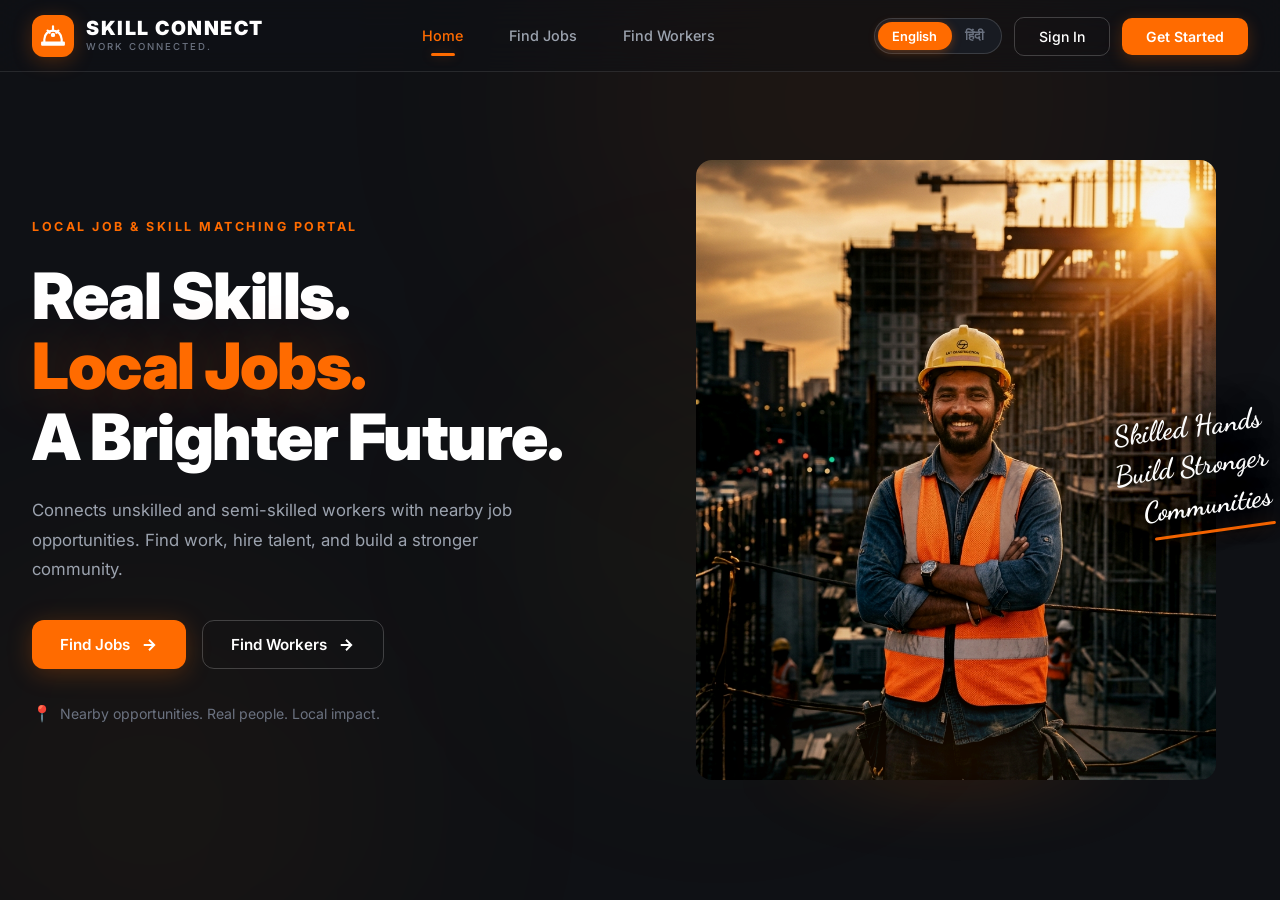
<file: index.html>
<!DOCTYPE html>
<html lang="en" id="html-root">

<head>
  <meta charset="UTF-8" />
  <meta name="viewport" content="width=device-width, initial-scale=1.0" />
  <title>Skill Connect - Local Job &amp; Skill Matching Portal</title>
  <meta name="description"
    content="Skill Connect connects unskilled and semi-skilled workers with nearby job opportunities. Find work, hire talent, and build a stronger community." />
  <link rel="preconnect" href="https://fonts.googleapis.com" />
  <link rel="preconnect" href="https://fonts.gstatic.com" crossorigin />
  <link
    href="https://fonts.googleapis.com/css2?family=Inter:wght@400;500;600;700;800;900&family=Dancing+Script:wght@600;700&family=Noto+Sans+Devanagari:wght@400;500;600;700;800&display=swap"
    rel="stylesheet" />
  <link rel="stylesheet" href="index.css" />
</head>

<body>

  <!-- ═══════════════════════════════════════════════
       LANDING PAGE VIEW  (hidden after login)
       ═══════════════════════════════════════════════ -->
  <div id="landing-view">

    <!-- ═══ NAVBAR ═══ -->
    <nav id="navbar" class="navbar">
      <div class="navbar-inner">
        <!-- Left: Logo & Brand -->
        <a href="#" class="brand" id="brand-logo">
          <div class="brand-icon">
            <svg width="26" height="26" viewBox="0 0 24 24" fill="none">
              <path d="M2 18h20v2H2zM4 18v-3a8 8 0 0 1 16 0v3" stroke="currentColor" stroke-width="2"
                stroke-linecap="round" stroke-linejoin="round" />
              <path d="M12 3v4M7 7l2 2M17 7l-2 2" stroke="currentColor" stroke-width="2" stroke-linecap="round" />
              <circle cx="12" cy="11" r="2" fill="currentColor" />
            </svg>
          </div>
          <div class="brand-text">
            <span class="brand-name" id="brand-name">SKILL CONNECT</span>
            <span class="brand-tagline" id="brand-tagline">WORK CONNECTED.</span>
          </div>
        </a>

        <!-- Center: Nav Links -->
        <ul class="nav-links" id="nav-links">
          <li><a href="#" class="nav-link active" id="nav-home">Home</a></li>
          <li><a href="#" class="nav-link" id="nav-find-jobs">Find Jobs</a></li>
          <li><a href="#" class="nav-link" id="nav-find-workers">Find Workers</a></li>
        </ul>

        <!-- Right: Action Buttons + Global Language Switcher -->
        <div class="nav-right">
          <!-- Prominent Bilingual Toggle Pill [ English | हिंदी ] -->
          <div class="landing-lang-toggle" id="landing-lang-toggle" role="group" aria-label="Language selection">
            <button type="button" class="landing-lang-btn active" id="landing-lang-en" data-lang="EN">English</button>
            <button type="button" class="landing-lang-btn" id="landing-lang-hi"
              data-lang="HI">&#2361;&#2367;&#2306;&#2342;&#2368;</button>
            <div class="landing-lang-slider" id="landing-lang-slider"></div>
          </div>

          <button class="btn-signin" id="btn-signin">Sign In</button>
          <button class="btn-get-started" id="btn-get-started">Get Started</button>
          <button class="hamburger" id="hamburger" aria-label="Toggle Menu">
            <span></span><span></span><span></span>
          </button>
        </div>
      </div>
    </nav>

    <!-- ═══ HERO ═══ -->
    <section id="hero" class="hero">
      <div class="hero-ambient">
        <div class="ambient-glow glow-1"></div>
        <div class="ambient-glow glow-2"></div>
        <div class="ambient-glow glow-3"></div>
      </div>

      <div class="hero-inner">
        <!-- Left Column -->
        <div class="hero-content">
          <span class="hero-category" id="hero-category">LOCAL JOB &amp; SKILL MATCHING PORTAL</span>

          <h1 class="hero-title" id="hero-title">
            <span class="title-line" id="title-line-1">Real Skills.</span>
            <span class="title-line title-orange" id="title-line-2">Local Jobs.</span>
            <span class="title-line" id="title-line-3">A Brighter Future.</span>
          </h1>

          <p class="hero-subtitle" id="hero-subtitle">
            Connects unskilled and semi-skilled workers with nearby job opportunities. Find work, hire talent, and build
            a
            stronger community.
          </p>

          <div class="hero-cta">
            <button class="btn btn-primary" id="btn-find-jobs">
              <span id="btn-find-jobs-text">Find Jobs</span>
              <svg width="18" height="18" viewBox="0 0 24 24" fill="none" stroke="currentColor" stroke-width="2.5">
                <path d="M5 12h14M12 5l7 7-7 7" />
              </svg>
            </button>
            <button class="btn btn-outline" id="btn-find-workers">
              <span id="btn-find-workers-text">Find Workers</span>
              <svg width="18" height="18" viewBox="0 0 24 24" fill="none" stroke="currentColor" stroke-width="2.5">
                <path d="M5 12h14M12 5l7 7-7 7" />
              </svg>
            </button>
          </div>

          <div class="hero-location">
            <span class="location-pin">&#128205;</span>
            <span class="location-text" id="hero-location-text">Nearby opportunities. Real people. Local impact.</span>
          </div>
        </div>

        <!-- Right Column: Hero Visual -->
        <div class="hero-visual">
          <div class="hero-image-wrapper">
            <img src="hero-worker.jpg" alt="Confident construction worker with arms crossed" class="hero-image" />
            <div class="image-glow"></div>
          </div>
          <div class="hero-quote">
            <span class="quote-text" id="hero-quote-text">Skilled Hands<br>Build Stronger<br>Communities</span>
            <div class="quote-underline"></div>
          </div>
        </div>
      </div>
    </section>

    <!-- ═══ MODAL ═══ -->
    <div class="modal-overlay" id="modal-overlay">
      <div class="modal" id="modal" role="dialog" aria-modal="true">
        <button class="modal-close" id="modal-close" aria-label="Close">
          <svg width="20" height="20" viewBox="0 0 24 24" fill="none" stroke="currentColor" stroke-width="2.5">
            <path d="M18 6 6 18M6 6l12 12" />
          </svg>
        </button>

        <!-- Role Toggle Switcher -->
        <div class="modal-header">
          <div class="role-toggle" id="role-toggle">
            <button class="role-toggle-btn active" data-role="worker" id="role-btn-worker">
              <svg width="16" height="16" viewBox="0 0 24 24" fill="none" stroke="currentColor" stroke-width="2">
                <path d="M20 7h-9M14 17H5" />
                <circle cx="17" cy="17" r="3" />
                <circle cx="7" cy="7" r="3" />
              </svg>
              <span id="role-text-worker">Worker</span>
            </button>
            <button class="role-toggle-btn" data-role="employer" id="role-btn-employer">
              <svg width="16" height="16" viewBox="0 0 24 24" fill="none" stroke="currentColor" stroke-width="2">
                <path d="M16 21v-2a4 4 0 0 0-4-4H6a4 4 0 0 0-4 4v2" />
                <circle cx="9" cy="7" r="4" />
                <path d="M22 21v-2a4 4 0 0 0-3-3.87M16 3.13a4 4 0 0 1 0 7.75" />
              </svg>
              <span id="role-text-employer">Employer</span>
            </button>
            <div class="role-toggle-slider" id="role-toggle-slider"></div>
          </div>
        </div>

        <!-- Auth Tabs -->
        <div class="modal-tabs" id="modal-tabs">
          <button class="modal-tab active" data-tab="signin" id="tab-signin">Log In</button>
          <button class="modal-tab" data-tab="signup" id="tab-signup">Sign Up / Register</button>
          <div class="tab-indicator"></div>
        </div>

        <!-- LOG IN FORM -->
        <form class="modal-form" id="form-signin" novalidate>
          <div class="modal-role-indicator" id="signin-role-indicator">
            <span class="role-indicator-dot"></span>
            <span id="signin-role-label">Worker Portal</span>
          </div>

          <div class="input-group">
            <label for="signin-email" id="label-signin-email">Email ID</label>
            <div class="input-icon-wrap">
              <svg class="input-icon" width="16" height="16" viewBox="0 0 24 24" fill="none" stroke="currentColor"
                stroke-width="2">
                <rect x="2" y="4" width="20" height="16" rx="2" />
                <path d="M22 7l-10 7L2 7" />
              </svg>
              <input type="email" id="signin-email" placeholder="name@example.com" autocomplete="email" required />
            </div>
            <span class="input-error" id="signin-email-error">Please enter a valid email address</span>
          </div>

          <div class="input-group">
            <label for="signin-password" id="label-signin-password">Password</label>
            <div class="password-input">
              <input type="password" id="signin-password" placeholder="Enter your password"
                autocomplete="current-password" required />
              <button type="button" class="toggle-password" id="toggle-password-signin" aria-label="Show password">
                <svg width="18" height="18" viewBox="0 0 24 24" fill="none" stroke="currentColor" stroke-width="2">
                  <path d="M1 12s4-8 11-8 11 8 11 8-4 8-11 8-11-8-11-8z" />
                  <circle cx="12" cy="12" r="3" />
                </svg>
              </button>
            </div>
          </div>

          <div class="form-links-row">
            <button type="button" class="link-btn" id="btn-forgot-password">Forgot Password?</button>
            <button type="button" class="link-btn" id="btn-magic-link">Sign in with Magic Link</button>
          </div>

          <button type="submit" class="btn btn-submit" id="btn-signin-submit">
            <span id="btn-signin-submit-text">Log In</span>
            <svg width="18" height="18" viewBox="0 0 24 24" fill="none" stroke="currentColor" stroke-width="2">
              <path d="M5 12h14M12 5l7 7-7 7" />
            </svg>
          </button>

          <p class="form-footer-text" id="signin-footer-text">
            <span id="signin-footer-prompt">Don't have an account?</span>
            <button type="button" class="link-btn" id="link-to-signup">Create one now</button>
          </p>
        </form>

        <!-- SIGN UP FORM -->
        <form class="modal-form hidden" id="form-signup" novalidate>
          <div class="modal-role-indicator" id="signup-role-indicator">
            <span class="role-indicator-dot"></span>
            <span id="signup-role-label">Registering as Worker</span>
          </div>

          <div class="input-group">
            <label for="signup-name" id="signup-name-label">Full Name</label>
            <input type="text" id="signup-name" placeholder="Enter your full name" autocomplete="name" required />
          </div>

          <div class="input-group">
            <label for="signup-email" id="label-signup-email">Email ID</label>
            <div class="input-icon-wrap">
              <svg class="input-icon" width="16" height="16" viewBox="0 0 24 24" fill="none" stroke="currentColor"
                stroke-width="2">
                <rect x="2" y="4" width="20" height="16" rx="2" />
                <path d="M22 7l-10 7L2 7" />
              </svg>
              <input type="email" id="signup-email" placeholder="name@example.com" autocomplete="email" required />
            </div>
            <span class="input-error" id="signup-email-error">Please enter a valid email address</span>
          </div>

          <div class="input-group">
            <label for="signup-password" id="label-signup-password">Create Password</label>
            <div class="password-input">
              <input type="password" id="signup-password" placeholder="Min. 6 characters" minlength="6"
                autocomplete="new-password" required />
              <button type="button" class="toggle-password" id="toggle-password-signup" aria-label="Show password">
                <svg width="18" height="18" viewBox="0 0 24 24" fill="none" stroke="currentColor" stroke-width="2">
                  <path d="M1 12s4-8 11-8 11 8 11 8-4 8-11 8-11-8-11-8z" />
                  <circle cx="12" cy="12" r="3" />
                </svg>
              </button>
            </div>
          </div>

          <div class="input-group">
            <label for="signup-location" id="signup-location-label">City / Pincode</label>
            <input type="text" id="signup-location" placeholder="Enter area name or 6-digit pincode" required />
          </div>

          <div id="worker-fields">
            <div class="input-group">
              <label for="signup-skill" id="label-signup-skill">Primary Skill / Work Type</label>
              <select id="signup-skill" required>
                <option value="" disabled selected id="opt-skill-default">Select your primary skill</option>
                <option value="masonry" id="opt-skill-masonry">Masonry</option>
                <option value="plumbing" id="opt-skill-plumbing">Plumbing</option>
                <option value="carpentry" id="opt-skill-carpentry">Carpentry</option>
                <option value="painting" id="opt-skill-painting">Painting</option>
                <option value="electrical" id="opt-skill-electrical">Electrical Work</option>
                <option value="construction" id="opt-skill-construction">Construction</option>
                <option value="domestic" id="opt-skill-domestic">Domestic Help</option>
              </select>
            </div>
            <div class="input-group">
              <label for="signup-wage" id="label-signup-wage">Daily Wage Expectation (&#8377;) <span
                  class="optional-tag" id="label-signup-wage-opt">Optional</span></label>
              <input type="number" id="signup-wage" placeholder="e.g. 600" min="100" max="5000" />
            </div>
          </div>

          <div id="employer-fields" class="hidden">
            <div class="input-group">
              <label for="signup-employer-type" id="label-signup-employer-type">Employer Type</label>
              <select id="signup-employer-type" required>
                <option value="" disabled selected id="opt-emp-default">Select employer type</option>
                <option value="individual" id="opt-emp-individual">Individual / Household</option>
                <option value="contractor" id="opt-emp-contractor">Contractor</option>
                <option value="business" id="opt-emp-business">Business Owner</option>
              </select>
            </div>
          </div>

          <button type="submit" class="btn btn-submit" id="btn-signup-submit">
            <span id="btn-signup-submit-text">Register as Worker</span>
            <svg width="18" height="18" viewBox="0 0 24 24" fill="none" stroke="currentColor" stroke-width="2">
              <path d="M5 12h14M12 5l7 7-7 7" />
            </svg>
          </button>

          <p class="form-footer-text" id="signup-footer-text">
            <span id="signup-footer-prompt">Already have an account?</span>
            <button type="button" class="link-btn" id="link-to-signin">Sign in here</button>
          </p>
        </form>
      </div>
    </div>

  </div><!-- /landing-view -->


  <!-- ═══════════════════════════════════════════════
       DASHBOARD VIEW  (shown after login, built by JS)
       ═══════════════════════════════════════════════ -->
  <div id="dashboard-view" class="hidden"></div>


  <script src="app.js"></script>
</body>

</html>
</file>
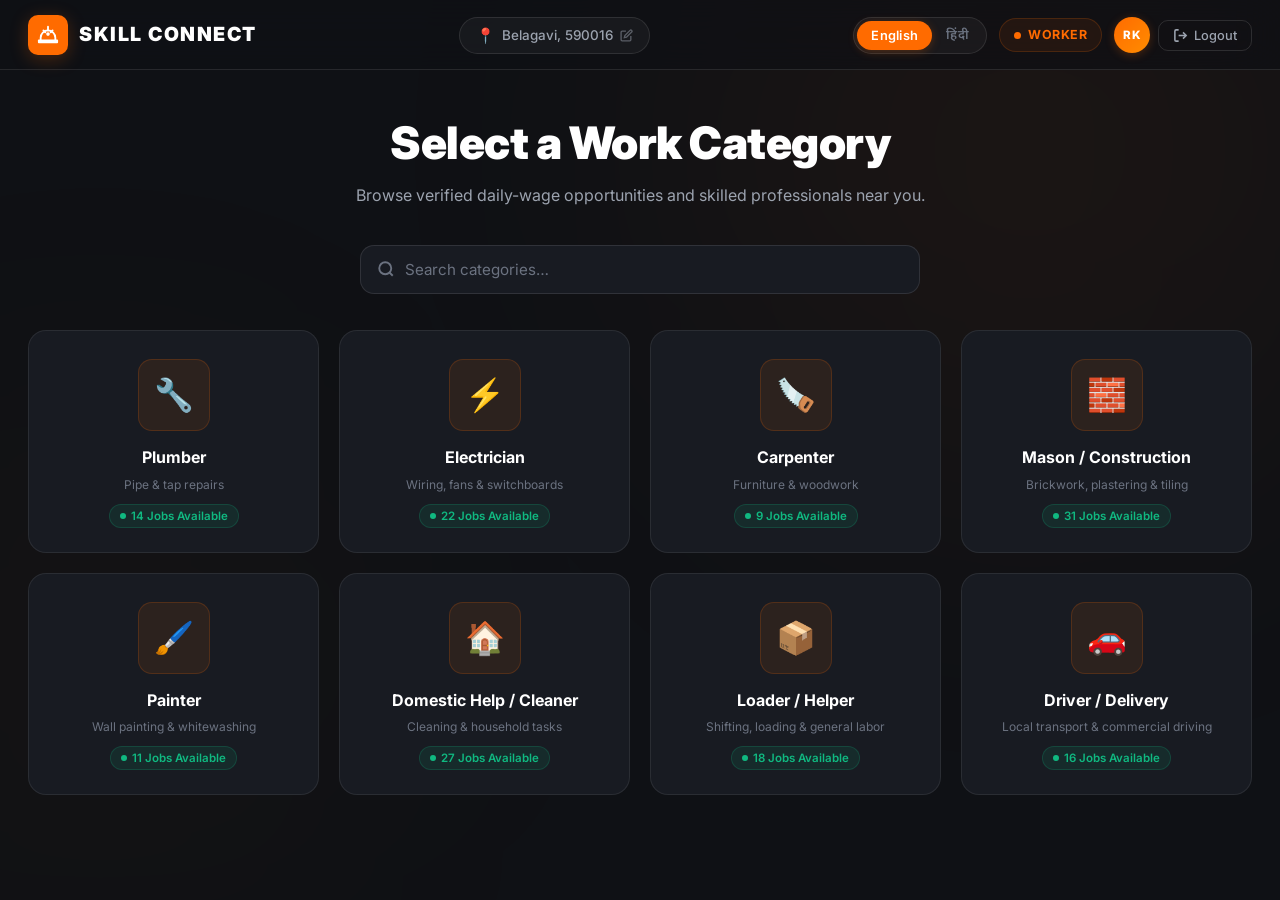
<file: dashboard - Copy.html>
<!DOCTYPE html>
<html lang="en" id="html-root">

<head>
  <meta charset="UTF-8" />
  <meta name="viewport" content="width=device-width, initial-scale=1.0" />
  <title>Skill Connect — Dashboard | Work Connected</title>
  <meta name="description" content="Skill Connect Dashboard — Browse daily-wage jobs and skilled workers near you." />
  <link rel="preconnect" href="https://fonts.googleapis.com" />
  <link rel="preconnect" href="https://fonts.gstatic.com" crossorigin />
  <link
    href="https://fonts.googleapis.com/css2?family=Inter:wght@400;500;600;700;800;900&family=Noto+Sans+Devanagari:wght@400;500;600;700;800&display=swap"
    rel="stylesheet" />
  <link rel="stylesheet" href="dashboard.css" />
</head>

<body>

  <!-- ═══════════════════════════════════════════════
       TOP NAVIGATION BAR
       ═══════════════════════════════════════════════ -->
  <nav id="dash-navbar" class="dash-navbar">
    <div class="dash-nav-inner">

      <!-- Left: Logo -->
      <a href="index.html" class="dash-brand" id="dash-brand">
        <div class="dash-brand-icon">
          <!-- Hard-hat icon -->
          <svg width="22" height="22" viewBox="0 0 24 24" fill="none">
            <path d="M2 18h20v2H2z" stroke="currentColor" stroke-width="2" stroke-linecap="round"
              stroke-linejoin="round" />
            <path d="M4 18v-3a8 8 0 0 1 16 0v3" stroke="currentColor" stroke-width="2" stroke-linecap="round"
              stroke-linejoin="round" />
            <path d="M12 3v4M7 7l2 2M17 7l-2 2" stroke="currentColor" stroke-width="2" stroke-linecap="round" />
            <circle cx="12" cy="11" r="2" fill="currentColor" />
          </svg>
        </div>
        <div class="dash-brand-text">
          <span class="dash-brand-name">Skill Connect/span>
            <span class="dash-brand-tagline" id="brand-tagline">WORK CONNECTED.</span>
        </div>
      </a>

      <!-- Center: Location Pill -->
      <button class="location-pill" id="location-pill" title="Edit location">
        <span class="location-emoji">📍</span>
        <span id="location-text">Bengaluru, 560001</span>
        <svg class="location-edit-icon" width="13" height="13" viewBox="0 0 24 24" fill="none" stroke="currentColor"
          stroke-width="2.5">
          <path d="M11 4H4a2 2 0 0 0-2 2v14a2 2 0 0 0 2 2h14a2 2 0 0 0 2-2v-7" />
          <path d="M18.5 2.5a2.121 2.121 0 0 1 3 3L12 15l-4 1 1-4 9.5-9.5z" />
        </svg>
      </button>

      <!-- Right: Controls -->
      <div class="dash-nav-right">

        <!-- Language Toggle Pill -->
        <div class="lang-toggle" id="lang-toggle">
          <button class="lang-btn active" id="lang-en" data-lang="EN">English</button>
          <button class="lang-btn" id="lang-hi" data-lang="HI">हिंदी</button>
          <div class="lang-slider" id="lang-slider"></div>
        </div>

        <!-- Role Badge -->
        <div class="role-badge" id="role-badge">
          <span class="role-dot"></span>
          <span id="role-badge-text">Worker</span>
        </div>

        <!-- Profile Avatar + Logout -->
        <div class="profile-area">
          <div class="avatar" id="user-avatar" title="Profile">
            <span>RK</span>
          </div>
          <button class="btn-logout" id="btn-logout">
            <svg width="15" height="15" viewBox="0 0 24 24" fill="none" stroke="currentColor" stroke-width="2.5">
              <path d="M9 21H5a2 2 0 0 1-2-2V5a2 2 0 0 1 2-2h4" />
              <polyline points="16 17 21 12 16 7" />
              <line x1="21" y1="12" x2="9" y2="12" />
            </svg>
            <span id="logout-label">Logout</span>
          </button>
        </div>

        <!-- Mobile hamburger -->
        <button class="dash-hamburger" id="dash-hamburger" aria-label="Menu">
          <span></span><span></span><span></span>
        </button>
      </div>
    </div>
  </nav>

  <!-- Location Edit Modal -->
  <div class="location-modal-overlay" id="location-modal-overlay">
    <div class="location-modal">
      <button class="loc-modal-close" id="loc-modal-close">
        <svg width="18" height="18" viewBox="0 0 24 24" fill="none" stroke="currentColor" stroke-width="2.5">
          <path d="M18 6 6 18M6 6l12 12" />
        </svg>
      </button>
      <h3 id="loc-modal-title">Edit Location</h3>
      <input type="text" id="location-input" placeholder="City name or pincode…" autocomplete="off" />
      <button class="btn-loc-save" id="btn-loc-save">
        <span id="loc-save-label">Save Location</span>
      </button>
    </div>
  </div>

  <!-- ═══════════════════════════════════════════════
       MAIN DASHBOARD
       ═══════════════════════════════════════════════ -->
  <main class="dash-main" id="dash-main">

    <!-- Ambient glows -->
    <div class="dash-ambient">
      <div class="d-glow d-glow-1"></div>
      <div class="d-glow d-glow-2"></div>
    </div>

    <!-- ── CATEGORIES VIEW ── -->
    <section class="categories-section" id="categories-section">
      <div class="section-inner">

        <!-- Section Header -->
        <div class="section-header">
          <h2 class="section-title" id="section-title">Select a Work Category</h2>
          <p class="section-subtitle" id="section-subtitle">Browse verified daily-wage opportunities and skilled
            professionals near you.</p>
        </div>

        <!-- Search Bar -->
        <div class="search-bar-wrap">
          <div class="search-bar">
            <svg class="search-icon" width="18" height="18" viewBox="0 0 24 24" fill="none" stroke="currentColor"
              stroke-width="2.5">
              <circle cx="11" cy="11" r="8" />
              <path d="m21 21-4.35-4.35" />
            </svg>
            <input type="text" id="category-search" class="search-input" placeholder="Search categories…"
              autocomplete="off" />
            <button class="search-clear hidden" id="search-clear" aria-label="Clear search">
              <svg width="16" height="16" viewBox="0 0 24 24" fill="none" stroke="currentColor" stroke-width="2.5">
                <path d="M18 6 6 18M6 6l12 12" />
              </svg>
            </button>
          </div>
        </div>

        <!-- Category Grid -->
        <div class="category-grid" id="category-grid">
          <!-- Cards injected by JS -->
        </div>

        <!-- Empty state for search -->
        <div class="empty-state hidden" id="empty-state">
          <svg width="48" height="48" viewBox="0 0 24 24" fill="none" stroke="currentColor" stroke-width="1.5"
            opacity="0.4">
            <circle cx="11" cy="11" r="8" />
            <path d="m21 21-4.35-4.35" />
          </svg>
          <p id="empty-state-text">No categories match your search.</p>
        </div>

      </div>
    </section>

    <!-- ── LISTINGS DRAWER ── -->
    <section class="listings-section hidden" id="listings-section">
      <div class="section-inner">

        <!-- Back Button + Heading -->
        <div class="listings-header">
          <button class="btn-back" id="btn-back">
            <svg width="18" height="18" viewBox="0 0 24 24" fill="none" stroke="currentColor" stroke-width="2.5">
              <path d="M19 12H5M12 19l-7-7 7-7" />
            </svg>
            <span id="back-label">Back to All Categories</span>
          </button>

          <div class="listings-title-row">
            <div class="listings-category-icon" id="listings-cat-icon"></div>
            <div>
              <h2 class="listings-title" id="listings-title">Plumber Jobs</h2>
              <p class="listings-subtitle" id="listings-subtitle">14 jobs available near you</p>
            </div>
          </div>
        </div>

        <!-- Listings Grid -->
        <div class="listings-grid" id="listings-grid">
          <!-- Cards injected by JS -->
        </div>

      </div>
    </section>

  </main>

  <script src="dashboard.js"></script>
</body>

</html>
</file>
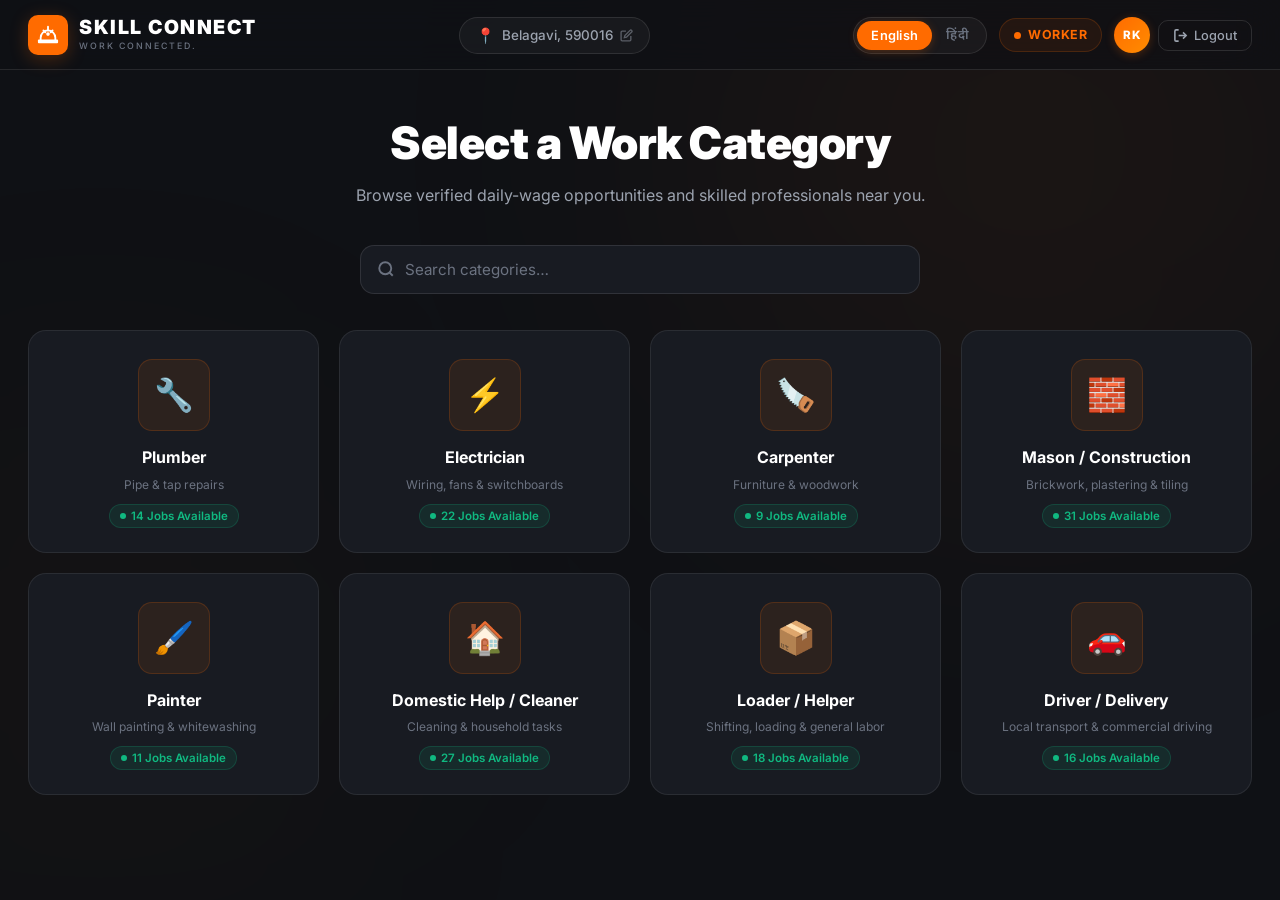
<file: dashboard.html>
<!DOCTYPE html>
<html lang="en" id="html-root">

<head>
  <meta charset="UTF-8" />
  <meta name="viewport" content="width=device-width, initial-scale=1.0" />
  <title>Skill Connect — Dashboard | Work Connected</title>
  <meta name="description" content="Skill Connect Dashboard — Browse daily-wage jobs and skilled workers near you." />
  <link rel="preconnect" href="https://fonts.googleapis.com" />
  <link rel="preconnect" href="https://fonts.gstatic.com" crossorigin />
  <link
    href="https://fonts.googleapis.com/css2?family=Inter:wght@400;500;600;700;800;900&family=Noto+Sans+Devanagari:wght@400;500;600;700;800&display=swap"
    rel="stylesheet" />
  <link rel="stylesheet" href="dashboard.css" />
</head>

<body>

  <!-- ═══════════════════════════════════════════════
       TOP NAVIGATION BAR
       ═══════════════════════════════════════════════ -->
  <nav id="dash-navbar" class="dash-navbar">
    <div class="dash-nav-inner">

      <!-- Left: Logo -->
      <a href="index.html" class="dash-brand" id="dash-brand">
        <div class="dash-brand-icon">
          <!-- Hard-hat icon -->
          <svg width="22" height="22" viewBox="0 0 24 24" fill="none">
            <path d="M2 18h20v2H2z" stroke="currentColor" stroke-width="2" stroke-linecap="round"
              stroke-linejoin="round" />
            <path d="M4 18v-3a8 8 0 0 1 16 0v3" stroke="currentColor" stroke-width="2" stroke-linecap="round"
              stroke-linejoin="round" />
            <path d="M12 3v4M7 7l2 2M17 7l-2 2" stroke="currentColor" stroke-width="2" stroke-linecap="round" />
            <circle cx="12" cy="11" r="2" fill="currentColor" />
          </svg>
        </div>
        <div class="dash-brand-text">
          <span class="dash-brand-name">SKILL CONNECT</span>
          <span class="dash-brand-tagline" id="brand-tagline">WORK CONNECTED.</span>
        </div>
      </a>

      <!-- Center: Location Pill -->
      <button class="location-pill" id="location-pill" title="Edit location">
        <span class="location-emoji">📍</span>
        <span id="location-text">Bengaluru, 560001</span>
        <svg class="location-edit-icon" width="13" height="13" viewBox="0 0 24 24" fill="none" stroke="currentColor"
          stroke-width="2.5">
          <path d="M11 4H4a2 2 0 0 0-2 2v14a2 2 0 0 0 2 2h14a2 2 0 0 0 2-2v-7" />
          <path d="M18.5 2.5a2.121 2.121 0 0 1 3 3L12 15l-4 1 1-4 9.5-9.5z" />
        </svg>
      </button>

      <!-- Right: Controls -->
      <div class="dash-nav-right">

        <!-- Language Toggle Pill -->
        <div class="lang-toggle" id="lang-toggle">
          <button class="lang-btn active" id="lang-en" data-lang="EN">English</button>
          <button class="lang-btn" id="lang-hi" data-lang="HI">हिंदी</button>
          <div class="lang-slider" id="lang-slider"></div>
        </div>

        <!-- Role Badge -->
        <div class="role-badge" id="role-badge">
          <span class="role-dot"></span>
          <span id="role-badge-text">Worker</span>
        </div>

        <!-- Profile Avatar + Logout -->
        <div class="profile-area">
          <div class="avatar" id="user-avatar" title="Profile">
            <span>RK</span>
          </div>
          <button class="btn-logout" id="btn-logout">
            <svg width="15" height="15" viewBox="0 0 24 24" fill="none" stroke="currentColor" stroke-width="2.5">
              <path d="M9 21H5a2 2 0 0 1-2-2V5a2 2 0 0 1 2-2h4" />
              <polyline points="16 17 21 12 16 7" />
              <line x1="21" y1="12" x2="9" y2="12" />
            </svg>
            <span id="logout-label">Logout</span>
          </button>
        </div>

        <!-- Mobile hamburger -->
        <button class="dash-hamburger" id="dash-hamburger" aria-label="Menu">
          <span></span><span></span><span></span>
        </button>
      </div>
    </div>
  </nav>

  <!-- Location Edit Modal -->
  <div class="location-modal-overlay" id="location-modal-overlay">
    <div class="location-modal">
      <button class="loc-modal-close" id="loc-modal-close">
        <svg width="18" height="18" viewBox="0 0 24 24" fill="none" stroke="currentColor" stroke-width="2.5">
          <path d="M18 6 6 18M6 6l12 12" />
        </svg>
      </button>
      <h3 id="loc-modal-title">Edit Location</h3>
      <input type="text" id="location-input" placeholder="City name or pincode…" autocomplete="off" />
      <button class="btn-loc-save" id="btn-loc-save">
        <span id="loc-save-label">Save Location</span>
      </button>
    </div>
  </div>

  <!-- ═══════════════════════════════════════════════
       MAIN DASHBOARD
       ═══════════════════════════════════════════════ -->
  <main class="dash-main" id="dash-main">

    <!-- Ambient glows -->
    <div class="dash-ambient">
      <div class="d-glow d-glow-1"></div>
      <div class="d-glow d-glow-2"></div>
    </div>

    <!-- ── CATEGORIES VIEW ── -->
    <section class="categories-section" id="categories-section">
      <div class="section-inner">

        <!-- Section Header -->
        <div class="section-header">
          <h2 class="section-title" id="section-title">Select a Work Category</h2>
          <p class="section-subtitle" id="section-subtitle">Browse verified daily-wage opportunities and skilled
            professionals near you.</p>
        </div>

        <!-- Search Bar -->
        <div class="search-bar-wrap">
          <div class="search-bar">
            <svg class="search-icon" width="18" height="18" viewBox="0 0 24 24" fill="none" stroke="currentColor"
              stroke-width="2.5">
              <circle cx="11" cy="11" r="8" />
              <path d="m21 21-4.35-4.35" />
            </svg>
            <input type="text" id="category-search" class="search-input" placeholder="Search categories…"
              autocomplete="off" />
            <button class="search-clear hidden" id="search-clear" aria-label="Clear search">
              <svg width="16" height="16" viewBox="0 0 24 24" fill="none" stroke="currentColor" stroke-width="2.5">
                <path d="M18 6 6 18M6 6l12 12" />
              </svg>
            </button>
          </div>
        </div>

        <!-- Category Grid -->
        <div class="category-grid" id="category-grid">
          <!-- Cards injected by JS -->
        </div>

        <!-- Empty state for search -->
        <div class="empty-state hidden" id="empty-state">
          <svg width="48" height="48" viewBox="0 0 24 24" fill="none" stroke="currentColor" stroke-width="1.5"
            opacity="0.4">
            <circle cx="11" cy="11" r="8" />
            <path d="m21 21-4.35-4.35" />
          </svg>
          <p id="empty-state-text">No categories match your search.</p>
        </div>

      </div>
    </section>

    <!-- ── LISTINGS DRAWER ── -->
    <section class="listings-section hidden" id="listings-section">
      <div class="section-inner">

        <!-- Back Button + Heading -->
        <div class="listings-header">
          <button class="btn-back" id="btn-back">
            <svg width="18" height="18" viewBox="0 0 24 24" fill="none" stroke="currentColor" stroke-width="2.5">
              <path d="M19 12H5M12 19l-7-7 7-7" />
            </svg>
            <span id="back-label">Back to All Categories</span>
          </button>

          <div class="listings-title-row">
            <div class="listings-category-icon" id="listings-cat-icon"></div>
            <div>
              <h2 class="listings-title" id="listings-title">Plumber Jobs</h2>
              <p class="listings-subtitle" id="listings-subtitle">14 jobs available near you</p>
            </div>
          </div>
        </div>

        <!-- Listings Grid -->
        <div class="listings-grid" id="listings-grid">
          <!-- Cards injected by JS -->
        </div>

      </div>
    </section>

  </main>

  <script src="dashboard.js"></script>
</body>

</html>
</file>
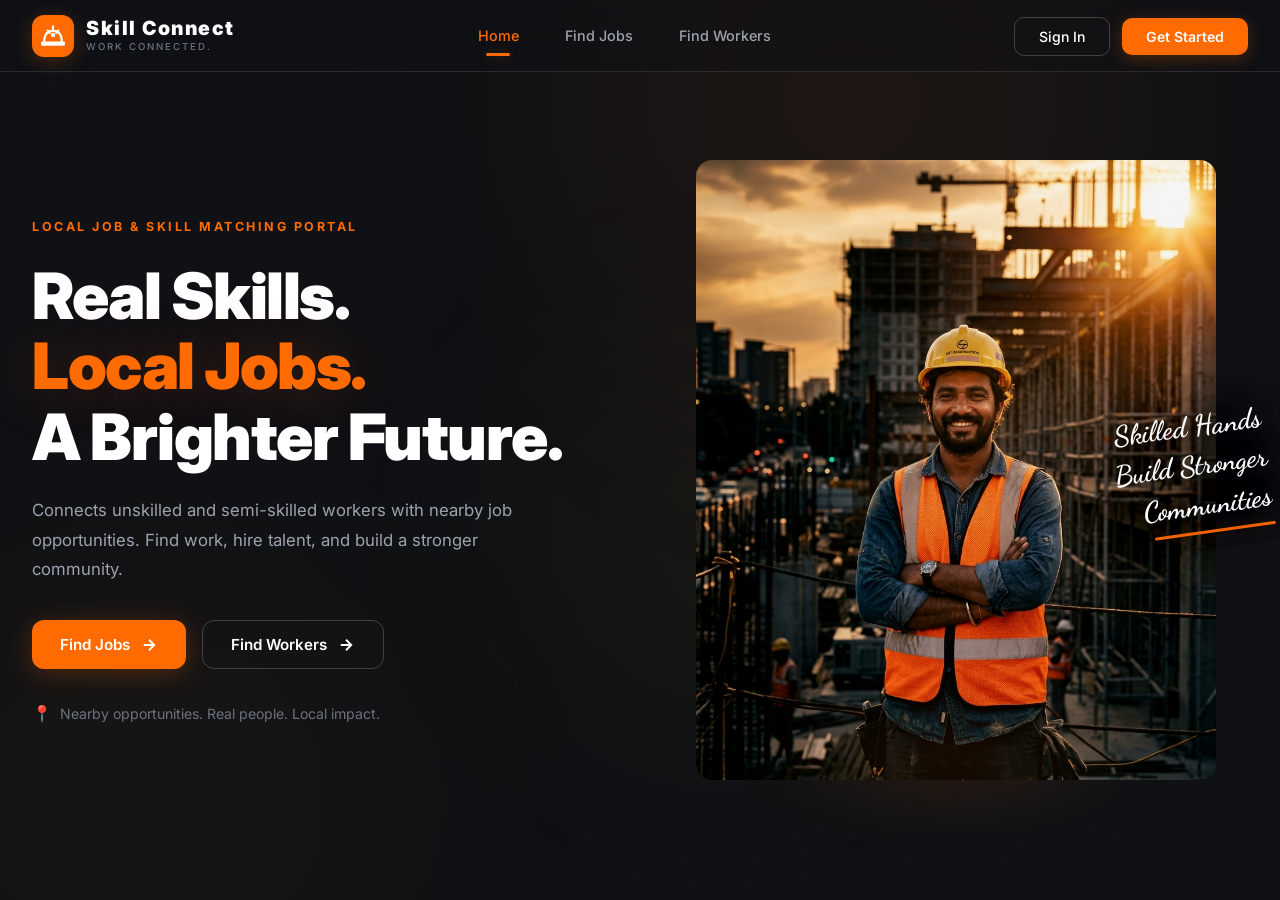
<file: index - Copy.html>
<!DOCTYPE html>
<html lang="en">

<head>
  <meta charset="UTF-8" />
  <meta name="viewport" content="width=device-width, initial-scale=1.0" />
  <title>Skill Connect — Work Connected | Local Job & Skill Matching Portal</title>
  <meta name="description"
    content="Skill Connect connects unskilled and semi-skilled workers with nearby job opportunities. Find work, hire talent, and build a stronger community." />
  <link rel="preconnect" href="https://fonts.googleapis.com" />
  <link rel="preconnect" href="https://fonts.gstatic.com" crossorigin />
  <link
    href="https://fonts.googleapis.com/css2?family=Inter:wght@400;500;600;700;800;900&family=Dancing+Script:wght@600;700&display=swap"
    rel="stylesheet" />
  <link rel="stylesheet" href="index.css" />
</head>

<body>

  <!-- ═══════════════════ NAVBAR ═══════════════════ -->
  <nav id="navbar" class="navbar">
    <div class="navbar-inner">
      <!-- Left: Logo & Brand -->
      <a href="#" class="brand" id="brand-logo">
        <div class="brand-icon">
          <!-- Hard-hat worker icon -->
          <svg width="26" height="26" viewBox="0 0 24 24" fill="none">
            <path d="M2 18h20v2H2zM4 18v-3a8 8 0 0 1 16 0v3" stroke="currentColor" stroke-width="2"
              stroke-linecap="round" stroke-linejoin="round" />
            <path d="M12 3v4M7 7l2 2M17 7l-2 2" stroke="currentColor" stroke-width="2" stroke-linecap="round" />
            <circle cx="12" cy="11" r="2" fill="currentColor" />
          </svg>
        </div>
        <div class="brand-text">
          <span class="brand-name">Skill Connect </span>
          <span class="brand-tagline">WORK CONNECTED.</span>
        </div>
      </a>

      <!-- Center: Nav Links -->
      <ul class="nav-links" id="nav-links">
        <li><a href="#" class="nav-link active" id="nav-home">Home</a></li>
        <li><a href="#" class="nav-link" id="nav-find-jobs">Find Jobs</a></li>
        <li><a href="#" class="nav-link" id="nav-find-workers">Find Workers</a></li>
      </ul>

      <!-- Right: Action Buttons -->
      <div class="nav-right">
        <button class="btn-signin" id="btn-signin">Sign In</button>
        <button class="btn-get-started" id="btn-get-started">Get Started</button>
        <button class="hamburger" id="hamburger" aria-label="Toggle Menu">
          <span></span><span></span><span></span>
        </button>
      </div>
    </div>
  </nav>

  <!-- ═══════════════════ HERO ═══════════════════ -->
  <section id="hero" class="hero">
    <!-- Ambient glow effects -->
    <div class="hero-ambient">
      <div class="ambient-glow glow-1"></div>
      <div class="ambient-glow glow-2"></div>
      <div class="ambient-glow glow-3"></div>
    </div>

    <div class="hero-inner">
      <!-- Left Column: Content & CTAs -->
      <div class="hero-content">
        <span class="hero-category">LOCAL JOB &amp; SKILL MATCHING PORTAL</span>

        <h1 class="hero-title">
          <span class="title-line">Real Skills.</span>
          <span class="title-line title-orange">Local Jobs.</span>
          <span class="title-line">A Brighter Future.</span>
        </h1>

        <p class="hero-subtitle">
          Connects unskilled and semi-skilled workers with nearby job opportunities. Find work, hire talent, and build a
          stronger community.
        </p>

        <div class="hero-cta">
          <button class="btn btn-primary" id="btn-find-jobs">
            Find Jobs
            <svg width="18" height="18" viewBox="0 0 24 24" fill="none" stroke="currentColor" stroke-width="2.5">
              <path d="M5 12h14M12 5l7 7-7 7" />
            </svg>
          </button>
          <button class="btn btn-outline" id="btn-find-workers">
            Find Workers
            <svg width="18" height="18" viewBox="0 0 24 24" fill="none" stroke="currentColor" stroke-width="2.5">
              <path d="M5 12h14M12 5l7 7-7 7" />
            </svg>
          </button>
        </div>

        <div class="hero-location">
          <span class="location-pin">📍</span>
          <span class="location-text">Nearby opportunities. Real people. Local impact.</span>
        </div>
      </div>

      <!-- Right Column: Hero Visual -->
      <div class="hero-visual">
        <div class="hero-image-wrapper">
          <img src="hero-worker.jpg" alt="Confident construction worker with arms crossed" class="hero-image" />
          <!-- Decorative glow behind image -->
          <div class="image-glow"></div>
        </div>
        <!-- Handwritten cursive quote overlay -->
        <div class="hero-quote">
          <span class="quote-text">Skilled Hands<br>Build Stronger<br>Communities</span>
          <div class="quote-underline"></div>
        </div>
      </div>
    </div>
  </section>

  <!-- ═══════════════════ MODAL ═══════════════════ -->
  <div class="modal-overlay" id="modal-overlay">
    <div class="modal" id="modal" role="dialog" aria-modal="true">
      <button class="modal-close" id="modal-close" aria-label="Close">
        <svg width="20" height="20" viewBox="0 0 24 24" fill="none" stroke="currentColor" stroke-width="2.5">
          <path d="M18 6 6 18M6 6l12 12" />
        </svg>
      </button>

      <!-- Role Toggle Switcher -->
      <div class="modal-header">
        <div class="role-toggle" id="role-toggle">
          <button class="role-toggle-btn active" data-role="worker" id="role-btn-worker">
            <svg width="16" height="16" viewBox="0 0 24 24" fill="none" stroke="currentColor" stroke-width="2">
              <path d="M20 7h-9M14 17H5" />
              <circle cx="17" cy="17" r="3" />
              <circle cx="7" cy="7" r="3" />
            </svg>
            Worker
          </button>
          <button class="role-toggle-btn" data-role="employer" id="role-btn-employer">
            <svg width="16" height="16" viewBox="0 0 24 24" fill="none" stroke="currentColor" stroke-width="2">
              <path d="M16 21v-2a4 4 0 0 0-4-4H6a4 4 0 0 0-4 4v2" />
              <circle cx="9" cy="7" r="4" />
              <path d="M22 21v-2a4 4 0 0 0-3-3.87M16 3.13a4 4 0 0 1 0 7.75" />
            </svg>
            Employer
          </button>
          <div class="role-toggle-slider" id="role-toggle-slider"></div>
        </div>
      </div>

      <!-- Auth Tabs -->
      <div class="modal-tabs" id="modal-tabs">
        <button class="modal-tab active" data-tab="signin" id="tab-signin">Log In</button>
        <button class="modal-tab" data-tab="signup" id="tab-signup">Sign Up / Register</button>
        <div class="tab-indicator"></div>
      </div>

      <!-- ═══ LOG IN FORM (Email Based) ═══ -->
      <form class="modal-form" id="form-signin" novalidate>
        <div class="modal-role-indicator" id="signin-role-indicator">
          <span class="role-indicator-dot"></span>
          <span id="signin-role-label">Worker Portal</span>
        </div>

        <div class="input-group">
          <label for="signin-email">Email ID</label>
          <div class="input-icon-wrap">
            <svg class="input-icon" width="16" height="16" viewBox="0 0 24 24" fill="none" stroke="currentColor"
              stroke-width="2">
              <rect x="2" y="4" width="20" height="16" rx="2" />
              <path d="M22 7l-10 7L2 7" />
            </svg>
            <input type="email" id="signin-email" placeholder="name@example.com" autocomplete="email" required />
          </div>
          <span class="input-error" id="signin-email-error">Please enter a valid email address</span>
        </div>

        <div class="input-group">
          <label for="signin-password">Password</label>
          <div class="password-input">
            <input type="password" id="signin-password" placeholder="Enter your password"
              autocomplete="current-password" required />
            <button type="button" class="toggle-password" id="toggle-password-signin" aria-label="Show password">
              <svg width="18" height="18" viewBox="0 0 24 24" fill="none" stroke="currentColor" stroke-width="2">
                <path d="M1 12s4-8 11-8 11 8 11 8-4 8-11 8-11-8-11-8z" />
                <circle cx="12" cy="12" r="3" />
              </svg>
            </button>
          </div>
        </div>

        <div class="form-links-row">
          <button type="button" class="link-btn" id="btn-forgot-password">Forgot Password?</button>
          <button type="button" class="link-btn" id="btn-magic-link">Sign in with Magic Link</button>
        </div>

        <button type="submit" class="btn btn-submit" id="btn-signin-submit">
          Log In
          <svg width="18" height="18" viewBox="0 0 24 24" fill="none" stroke="currentColor" stroke-width="2">
            <path d="M5 12h14M12 5l7 7-7 7" />
          </svg>
        </button>

        <p class="form-footer-text">
          Don't have an account? <button type="button" class="link-btn" id="link-to-signup">Create one now</button>
        </p>
      </form>

      <!-- ═══ SIGN UP / REGISTER FORM (Email Based) ═══ -->
      <form class="modal-form hidden" id="form-signup" novalidate>
        <div class="modal-role-indicator" id="signup-role-indicator">
          <span class="role-indicator-dot"></span>
          <span id="signup-role-label">Registering as Worker</span>
        </div>

        <!-- Shared Fields -->
        <div class="input-group">
          <label for="signup-name" id="signup-name-label">Full Name</label>
          <input type="text" id="signup-name" placeholder="Enter your full name" autocomplete="name" required />
        </div>

        <div class="input-group">
          <label for="signup-email">Email ID</label>
          <div class="input-icon-wrap">
            <svg class="input-icon" width="16" height="16" viewBox="0 0 24 24" fill="none" stroke="currentColor"
              stroke-width="2">
              <rect x="2" y="4" width="20" height="16" rx="2" />
              <path d="M22 7l-10 7L2 7" />
            </svg>
            <input type="email" id="signup-email" placeholder="name@example.com" autocomplete="email" required />
          </div>
          <span class="input-error" id="signup-email-error">Please enter a valid email address</span>
        </div>

        <div class="input-group">
          <label for="signup-password">Create Password</label>
          <div class="password-input">
            <input type="password" id="signup-password" placeholder="Min. 6 characters" minlength="6"
              autocomplete="new-password" required />
            <button type="button" class="toggle-password" id="toggle-password-signup" aria-label="Show password">
              <svg width="18" height="18" viewBox="0 0 24 24" fill="none" stroke="currentColor" stroke-width="2">
                <path d="M1 12s4-8 11-8 11 8 11 8-4 8-11 8-11-8-11-8z" />
                <circle cx="12" cy="12" r="3" />
              </svg>
            </button>
          </div>
        </div>

        <div class="input-group">
          <label for="signup-location" id="signup-location-label">City / Pincode</label>
          <input type="text" id="signup-location" placeholder="Enter area name or 6-digit pincode" required />
        </div>

        <!-- ═══ Worker-specific fields ═══ -->
        <div id="worker-fields">
          <div class="input-group">
            <label for="signup-skill">Primary Skill / Work Type</label>
            <select id="signup-skill" required>
              <option value="" disabled selected>Select your primary skill</option>
              <option value="masonry">Masonry</option>
              <option value="plumbing">Plumbing</option>
              <option value="carpentry">Carpentry</option>
              <option value="painting">Painting</option>
              <option value="electrical">Electrical Work</option>
              <option value="construction">Construction</option>
              <option value="domestic">Domestic Help</option>
            </select>
          </div>
          <div class="input-group">
            <label for="signup-wage">Daily Wage Expectation (₹) <span class="optional-tag">Optional</span></label>
            <input type="number" id="signup-wage" placeholder="e.g. 600" min="100" max="5000" />
          </div>
        </div>

        <!-- ═══ Employer-specific fields ═══ -->
        <div id="employer-fields" class="hidden">
          <div class="input-group">
            <label for="signup-employer-type">Employer Type</label>
            <select id="signup-employer-type" required>
              <option value="" disabled selected>Select employer type</option>
              <option value="individual">Individual / Household</option>
              <option value="contractor">Contractor</option>
              <option value="business">Business Owner</option>
            </select>
          </div>
        </div>

        <button type="submit" class="btn btn-submit" id="btn-signup-submit">
          Register as Worker
          <svg width="18" height="18" viewBox="0 0 24 24" fill="none" stroke="currentColor" stroke-width="2">
            <path d="M5 12h14M12 5l7 7-7 7" />
          </svg>
        </button>

        <p class="form-footer-text">
          Already have an account? <button type="button" class="link-btn" id="link-to-signin">Sign in here</button>
        </p>
      </form>
    </div>
  </div>

  <script src="app.js"></script>
</body>

</html>
</file>
<file: index.css>
/* ═══════════════════════════════════════════════════════
   Skill Connect — Premium Dark-Mode Hero Landing Page
   ═══════════════════════════════════════════════════════ */

/* ── Reset & Base ──────────────────────────────────── */
*,
*::before,
*::after {
  margin: 0;
  padding: 0;
  box-sizing: border-box;
}

:root {
  --bg-dark: #0F1115;
  --bg-dark-2: #13161C;
  --bg-card: #1A1D24;
  --bg-card-hover: #22252E;
  --orange: #FF6B00;
  --orange-hover: #FF7A00;
  --orange-glow: rgba(255, 107, 0, 0.25);
  --orange-soft: rgba(255, 107, 0, 0.08);
  --blue-accent: #3B82F6;
  --blue-soft: rgba(59, 130, 246, 0.08);
  --text-white: #FFFFFF;
  --text-gray: #9CA3AF;
  --text-muted: #6B7280;
  --border-subtle: rgba(255, 255, 255, 0.1);
  --border-light: rgba(255, 255, 255, 0.06);
  --radius: 10px;
  --radius-lg: 12px;
  --radius-xl: 16px;
  --transition: 0.3s cubic-bezier(0.4, 0, 0.2, 1);
  --transition-fast: 0.2s cubic-bezier(0.4, 0, 0.2, 1);
  --transition-bounce: 0.5s cubic-bezier(0.34, 1.56, 0.64, 1);
}

html {
  scroll-behavior: smooth;
  -webkit-font-smoothing: antialiased;
  -moz-osx-font-smoothing: grayscale;
}

body {
  font-family: 'Inter', -apple-system, BlinkMacSystemFont, 'Segoe UI', sans-serif;
  background: var(--bg-dark);
  color: var(--text-white);
  line-height: 1.6;
  overflow-x: hidden;
}

a {
  text-decoration: none;
  color: inherit;
}

button {
  cursor: pointer;
  border: none;
  background: none;
  font-family: inherit;
}

input,
select {
  font-family: inherit;
}

.hidden {
  display: none !important;
}


/* ═══════════════════════════════════════════════════════
   NAVBAR
   ═══════════════════════════════════════════════════════ */
.navbar {
  position: fixed;
  top: 0;
  left: 0;
  right: 0;
  z-index: 1000;
  padding: 0 32px;
  transition: var(--transition);
}

.navbar::before {
  content: '';
  position: absolute;
  inset: 0;
  background: rgba(15, 17, 21, 0.6);
  backdrop-filter: blur(24px) saturate(180%);
  -webkit-backdrop-filter: blur(24px) saturate(180%);
  border-bottom: 1px solid var(--border-subtle);
  z-index: -1;
}

.navbar.scrolled::before {
  background: rgba(15, 17, 21, 0.92);
  box-shadow: 0 4px 30px rgba(0, 0, 0, 0.3);
}

.navbar-inner {
  max-width: 1280px;
  margin: 0 auto;
  display: flex;
  align-items: center;
  justify-content: space-between;
  height: 72px;
}

/* ── Brand ── */
.brand {
  display: flex;
  align-items: center;
  gap: 12px;
}

.brand-icon {
  width: 42px;
  height: 42px;
  background: var(--orange);
  border-radius: var(--radius-lg);
  display: flex;
  align-items: center;
  justify-content: center;
  color: white;
  box-shadow: 0 4px 20px var(--orange-glow);
  transition: var(--transition);
}

.brand:hover .brand-icon {
  transform: scale(1.05);
  box-shadow: 0 6px 28px var(--orange-glow);
}

.brand-text {
  display: flex;
  flex-direction: column;
}

.brand-name {
  font-size: 1.22rem;
  font-weight: 900;
  letter-spacing: 1.5px;
  color: var(--text-white);
  line-height: 1.1;
  white-space: nowrap;
}

.brand-tagline {
  font-size: 0.6rem;
  font-weight: 500;
  letter-spacing: 2px;
  color: var(--text-muted);
  text-transform: uppercase;
}

/* ── Nav Links ── */
.nav-links {
  display: flex;
  list-style: none;
  gap: 6px;
}

.nav-link {
  padding: 8px 20px;
  border-radius: 8px;
  font-size: 0.9rem;
  font-weight: 500;
  color: var(--text-gray);
  transition: var(--transition);
  position: relative;
}

.nav-link:hover {
  color: var(--text-white);
}

.nav-link.active {
  color: var(--orange);
}

.nav-link.active::after {
  content: '';
  position: absolute;
  bottom: -4px;
  left: 50%;
  transform: translateX(-50%);
  width: 24px;
  height: 3px;
  background: var(--orange);
  border-radius: 10px;
  box-shadow: 0 0 12px var(--orange-glow);
}

/* ── Nav Right ── */
.nav-right {
  display: flex;
  align-items: center;
  gap: 12px;
}

.btn-signin {
  padding: 10px 24px;
  border-radius: var(--radius);
  font-size: 0.88rem;
  font-weight: 500;
  color: var(--text-white);
  border: 1px solid rgba(255, 255, 255, 0.2);
  background: transparent;
  transition: var(--transition);
}

.btn-signin:hover {
  border-color: rgba(255, 255, 255, 0.4);
  background: rgba(255, 255, 255, 0.05);
}

.btn-get-started {
  padding: 10px 24px;
  border-radius: var(--radius);
  font-size: 0.88rem;
  font-weight: 600;
  color: white;
  background: var(--orange);
  transition: var(--transition);
  box-shadow: 0 4px 16px var(--orange-glow);
}

.btn-get-started:hover {
  background: var(--orange-hover);
  transform: translateY(-1px);
  box-shadow: 0 6px 24px var(--orange-glow);
}

/* ── Landing Page Language Toggle Pill [ English | हिंदी ] ── */
.landing-lang-toggle {
  display: flex;
  position: relative;
  background: #181B22;
  border: 1px solid rgba(255, 255, 255, 0.15);
  border-radius: 50px;
  padding: 3px;
  align-items: center;
}

.landing-lang-btn {
  position: relative;
  z-index: 2;
  padding: 6px 14px;
  border-radius: 50px;
  font-size: 0.8rem;
  font-weight: 600;
  color: var(--text-muted);
  transition: color 0.2s ease;
  white-space: nowrap;
  cursor: pointer;
  background: transparent;
  border: none;
  font-family: inherit;
}

.landing-lang-btn.active {
  color: #FFFFFF;
}

.landing-lang-slider {
  position: absolute;
  top: 3px;
  left: 3px;
  height: calc(100% - 6px);
  background: #FF6B00;
  border-radius: 50px;
  transition: var(--transition);
  box-shadow: 0 2px 10px rgba(255, 107, 0, 0.35);
  z-index: 1;
}

@media (max-width: 640px) {
  .landing-lang-btn {
    padding: 5px 9px;
    font-size: 0.72rem;
  }
}

/* ── Hamburger ── */
.hamburger {
  display: none;
  flex-direction: column;
  gap: 5px;
  padding: 8px;
}

.hamburger span {
  display: block;
  width: 22px;
  height: 2px;
  background: var(--text-white);
  border-radius: 2px;
  transition: var(--transition);
}

.hamburger.active span:nth-child(1) {
  transform: rotate(45deg) translate(5px, 5px);
}

.hamburger.active span:nth-child(2) {
  opacity: 0;
}

.hamburger.active span:nth-child(3) {
  transform: rotate(-45deg) translate(5px, -5px);
}


/* ═══════════════════════════════════════════════════════
   HERO SECTION
   ═══════════════════════════════════════════════════════ */
.hero {
  position: relative;
  min-height: 100vh;
  display: flex;
  align-items: center;
  padding: 100px 32px 60px;
  overflow: hidden;
  background: var(--bg-dark);
}

/* ── Ambient Glows ── */
.hero-ambient {
  position: absolute;
  inset: 0;
  pointer-events: none;
  overflow: hidden;
}

.ambient-glow {
  position: absolute;
  border-radius: 50%;
  filter: blur(120px);
}

.glow-1 {
  width: 600px;
  height: 600px;
  background: rgba(255, 107, 0, 0.06);
  top: -200px;
  right: 10%;
  animation: floatGlow 20s ease-in-out infinite;
}

.glow-2 {
  width: 500px;
  height: 500px;
  background: rgba(255, 122, 0, 0.04);
  bottom: -150px;
  left: -100px;
  animation: floatGlow 25s ease-in-out infinite reverse;
}

.glow-3 {
  width: 350px;
  height: 350px;
  background: rgba(255, 165, 0, 0.05);
  top: 40%;
  right: 30%;
  animation: floatGlow 18s ease-in-out infinite 5s;
}

@keyframes floatGlow {

  0%,
  100% {
    transform: translate(0, 0) scale(1);
  }

  25% {
    transform: translate(30px, -30px) scale(1.05);
  }

  50% {
    transform: translate(-20px, 20px) scale(0.95);
  }

  75% {
    transform: translate(20px, 10px) scale(1.02);
  }
}

/* ── Hero Inner Grid ── */
.hero-inner {
  max-width: 1280px;
  margin: 0 auto;
  display: grid;
  grid-template-columns: 1fr 1fr;
  gap: 48px;
  align-items: center;
  width: 100%;
}

/* ── Hero Content (Left Column) ── */
.hero-content {
  z-index: 2;
}

.hero-category {
  display: inline-block;
  font-size: 0.78rem;
  font-weight: 700;
  letter-spacing: 2.5px;
  color: var(--orange);
  text-transform: uppercase;
  margin-bottom: 24px;
  animation: fadeInUp 0.7s ease both;
}

.hero-title {
  margin-bottom: 24px;
  animation: fadeInUp 0.7s ease 0.1s both;
}

.title-line {
  display: block;
  font-size: clamp(2.8rem, 5vw, 4rem);
  font-weight: 900;
  line-height: 1.1;
  letter-spacing: -1.5px;
  color: var(--text-white);
}

.title-orange {
  color: var(--orange);
  text-shadow: 0 0 60px var(--orange-glow);
}

.hero-subtitle {
  font-size: 1.05rem;
  color: var(--text-gray);
  line-height: 1.75;
  margin-bottom: 36px;
  max-width: 500px;
  animation: fadeInUp 0.7s ease 0.2s both;
}

/* ── CTA Buttons ── */
.hero-cta {
  display: flex;
  gap: 16px;
  flex-wrap: wrap;
  margin-bottom: 32px;
  animation: fadeInUp 0.7s ease 0.3s both;
}

.btn {
  display: inline-flex;
  align-items: center;
  gap: 10px;
  padding: 14px 28px;
  border-radius: var(--radius-lg);
  font-size: 0.95rem;
  font-weight: 600;
  transition: var(--transition);
  position: relative;
  overflow: hidden;
}

.btn-primary {
  background: var(--orange);
  color: white;
  box-shadow: 0 4px 24px var(--orange-glow);
}

.btn-primary:hover {
  background: var(--orange-hover);
  transform: translateY(-2px);
  box-shadow: 0 8px 36px rgba(255, 107, 0, 0.35);
}

.btn-outline {
  background: transparent;
  color: var(--text-white);
  border: 1px solid rgba(255, 255, 255, 0.2);
}

.btn-outline:hover {
  border-color: rgba(255, 255, 255, 0.4);
  background: rgba(255, 255, 255, 0.05);
  transform: translateY(-2px);
}

/* ── Location Tag ── */
.hero-location {
  display: flex;
  align-items: center;
  gap: 8px;
  animation: fadeInUp 0.7s ease 0.4s both;
}

.location-pin {
  font-size: 1rem;
}

.location-text {
  font-size: 0.88rem;
  color: var(--text-muted);
}

/* ── Hero Visual (Right Column) ── */
.hero-visual {
  position: relative;
  display: flex;
  justify-content: center;
  align-items: center;
  z-index: 2;
  animation: fadeInUp 0.8s ease 0.2s both;
}

.hero-image-wrapper {
  position: relative;
  width: 100%;
  max-width: 520px;
}

.hero-image {
  width: 100%;
  height: auto;
  border-radius: var(--radius-xl);
  display: block;
  object-fit: cover;
  max-height: 620px;
  filter: brightness(0.95) contrast(1.05);
}

.image-glow {
  position: absolute;
  bottom: -40px;
  left: 50%;
  transform: translateX(-50%);
  width: 80%;
  height: 120px;
  background: radial-gradient(ellipse at center, rgba(255, 107, 0, 0.15), transparent 70%);
  filter: blur(30px);
  pointer-events: none;
}

/* ── Cursive Quote Overlay ── */
.hero-quote {
  position: absolute;
  right: -20px;
  top: 40%;
  transform: rotate(-8deg);
  z-index: 5;
  text-align: right;
}

.quote-text {
  font-family: 'Dancing Script', cursive;
  font-size: clamp(1.3rem, 2.2vw, 1.8rem);
  font-weight: 700;
  color: var(--text-white);
  line-height: 1.4;
  text-shadow: 0 2px 20px rgba(0, 0, 0, 0.7), 0 0 40px rgba(0, 0, 0, 0.5);
  white-space: nowrap;
}

.quote-underline {
  margin-top: 6px;
  margin-left: auto;
  width: 80%;
  height: 3px;
  background: var(--orange);
  border-radius: 10px;
  box-shadow: 0 0 16px var(--orange-glow);
}


/* ═══════════════════════════════════════════════════════
   ANIMATIONS
   ═══════════════════════════════════════════════════════ */
@keyframes fadeInUp {
  from {
    opacity: 0;
    transform: translateY(28px);
  }

  to {
    opacity: 1;
    transform: translateY(0);
  }
}

@keyframes slideInRight {
  from {
    opacity: 0;
    transform: translateX(40px);
  }

  to {
    opacity: 1;
    transform: translateX(0);
  }
}

@keyframes pulseGlow {

  0%,
  100% {
    box-shadow: 0 0 0 0 var(--orange-glow);
  }

  50% {
    box-shadow: 0 0 0 8px transparent;
  }
}


/* ═══════════════════════════════════════════════════════
   MODAL
   ═══════════════════════════════════════════════════════ */
.modal-overlay {
  position: fixed;
  inset: 0;
  z-index: 9999;
  display: flex;
  align-items: center;
  justify-content: center;
  background: rgba(0, 0, 0, 0.6);
  backdrop-filter: blur(12px);
  -webkit-backdrop-filter: blur(12px);
  opacity: 0;
  visibility: hidden;
  transition: opacity 0.35s ease, visibility 0.35s ease;
}

.modal-overlay.active {
  opacity: 1;
  visibility: visible;
}

.modal {
  width: 100%;
  max-width: 460px;
  background: var(--bg-card);
  border: 1px solid var(--border-subtle);
  border-radius: var(--radius-xl);
  padding: 28px 32px 32px;
  position: relative;
  transform: translateY(24px) scale(0.96);
  transition: transform 0.4s cubic-bezier(0.34, 1.56, 0.64, 1), opacity 0.3s ease;
  opacity: 0;
  box-shadow:
    0 24px 80px rgba(0, 0, 0, 0.5),
    0 0 1px rgba(255, 255, 255, 0.1),
    inset 0 1px 0 rgba(255, 255, 255, 0.04);
  max-height: 90vh;
  overflow-y: auto;
}

.modal-overlay.active .modal {
  transform: translateY(0) scale(1);
  opacity: 1;
}

.modal-close {
  position: absolute;
  top: 16px;
  right: 16px;
  width: 36px;
  height: 36px;
  border-radius: 50%;
  display: flex;
  align-items: center;
  justify-content: center;
  color: var(--text-muted);
  transition: var(--transition);
  background: rgba(255, 255, 255, 0.05);
  z-index: 10;
}

.modal-close:hover {
  color: var(--text-white);
  background: rgba(255, 255, 255, 0.1);
  transform: rotate(90deg);
}

/* ── Role Toggle Switcher ── */
.modal-header {
  margin-bottom: 20px;
}

.role-toggle {
  display: flex;
  background: rgba(255, 255, 255, 0.04);
  border-radius: var(--radius);
  padding: 4px;
  position: relative;
  border: 1px solid var(--border-light);
}

.role-toggle-btn {
  flex: 1;
  display: flex;
  align-items: center;
  justify-content: center;
  gap: 8px;
  padding: 10px 16px;
  font-size: 0.85rem;
  font-weight: 600;
  color: var(--text-muted);
  border-radius: 8px;
  transition: var(--transition);
  z-index: 2;
  position: relative;
}

.role-toggle-btn.active {
  color: var(--text-white);
}

.role-toggle-btn:hover:not(.active) {
  color: var(--text-gray);
}

.role-toggle-slider {
  position: absolute;
  top: 4px;
  left: 4px;
  width: calc(50% - 4px);
  height: calc(100% - 8px);
  background: var(--orange);
  border-radius: 8px;
  transition: var(--transition);
  box-shadow: 0 2px 12px var(--orange-glow);
}

.role-toggle[data-active="employer"] .role-toggle-slider,
.role-toggle-slider.employer {
  left: calc(50%);
  background: var(--blue-accent);
  box-shadow: 0 2px 12px rgba(59, 130, 246, 0.25);
}

/* ── Role Indicator in Forms ── */
.modal-role-indicator {
  display: flex;
  align-items: center;
  gap: 8px;
  padding: 8px 14px;
  background: var(--orange-soft);
  border: 1px solid rgba(255, 107, 0, 0.12);
  border-radius: 50px;
  font-size: 0.8rem;
  font-weight: 600;
  color: var(--orange);
  width: fit-content;
}

.modal-role-indicator.employer {
  background: var(--blue-soft);
  border-color: rgba(59, 130, 246, 0.12);
  color: #60A5FA;
}

.role-indicator-dot {
  width: 8px;
  height: 8px;
  border-radius: 50%;
  background: currentColor;
  animation: pulseGlow 2s ease-in-out infinite;
}

/* ── Modal Tabs ── */
.modal-tabs {
  display: flex;
  background: rgba(255, 255, 255, 0.04);
  border-radius: var(--radius);
  padding: 4px;
  margin-bottom: 20px;
  position: relative;
  border: 1px solid var(--border-light);
}

.modal-tab {
  flex: 1;
  padding: 10px;
  text-align: center;
  font-size: 0.84rem;
  font-weight: 600;
  color: var(--text-muted);
  border-radius: 8px;
  transition: var(--transition);
  z-index: 1;
}

.modal-tab:hover:not(.active) {
  color: var(--text-gray);
}

.modal-tab.active {
  color: var(--text-white);
}

.tab-indicator {
  position: absolute;
  top: 4px;
  left: 4px;
  width: calc(50% - 4px);
  height: calc(100% - 8px);
  background: rgba(255, 255, 255, 0.08);
  border-radius: 8px;
  transition: var(--transition);
  border: 1px solid var(--border-subtle);
}

/* ── Modal Forms ── */
.modal-form {
  display: flex;
  flex-direction: column;
  gap: 16px;
}

.input-group {
  display: flex;
  flex-direction: column;
  gap: 6px;
}

.input-group label {
  font-size: 0.8rem;
  font-weight: 600;
  color: var(--text-gray);
  letter-spacing: 0.3px;
}

.optional-tag {
  font-size: 0.7rem;
  font-weight: 400;
  color: var(--text-muted);
  font-style: italic;
}

.input-group input,
.input-group select {
  width: 100%;
  padding: 11px 14px;
  background: rgba(255, 255, 255, 0.04);
  border: 1px solid var(--border-subtle);
  border-radius: var(--radius);
  font-size: 0.9rem;
  color: var(--text-white);
  outline: none;
  transition: var(--transition);
  -webkit-appearance: none;
  appearance: none;
}

.input-group input::placeholder {
  color: var(--text-muted);
}

.input-group input:focus,
.input-group select:focus {
  border-color: var(--orange);
  background: rgba(255, 107, 0, 0.03);
  box-shadow: 0 0 0 3px rgba(255, 107, 0, 0.08);
}

.input-group select {
  background-image: url("data:image/svg+xml,%3Csvg xmlns='http://www.w3.org/2000/svg' width='12' height='12' viewBox='0 0 24 24' fill='none' stroke='%239CA3AF' stroke-width='2.5'%3E%3Cpath d='M6 9l6 6 6-6'/%3E%3C/svg%3E");
  background-repeat: no-repeat;
  background-position: right 14px center;
  padding-right: 36px;
}

.input-group select option {
  background: var(--bg-card);
  color: var(--text-white);
}

.phone-input {
  display: flex;
  align-items: stretch;
  border-radius: var(--radius);
  overflow: hidden;
  border: 1px solid var(--border-subtle);
  background: rgba(255, 255, 255, 0.04);
  transition: var(--transition);
}

.phone-input:focus-within {
  border-color: var(--orange);
  box-shadow: 0 0 0 3px rgba(255, 107, 0, 0.08);
}

.country-code {
  display: flex;
  align-items: center;
  padding: 0 14px;
  font-size: 0.9rem;
  font-weight: 600;
  color: var(--text-gray);
  background: rgba(255, 255, 255, 0.03);
  border-right: 1px solid var(--border-subtle);
  white-space: nowrap;
}

.phone-input input {
  border: none !important;
  background: transparent !important;
  box-shadow: none !important;
}

/* ── Email Input with Icon ── */
.input-icon-wrap {
  position: relative;
  display: flex;
  align-items: stretch;
  border-radius: var(--radius);
  overflow: hidden;
  border: 1px solid var(--border-subtle);
  background: rgba(255, 255, 255, 0.04);
  transition: var(--transition);
}

.input-icon-wrap:focus-within {
  border-color: var(--orange);
  box-shadow: 0 0 0 3px rgba(255, 107, 0, 0.08);
}

.input-icon-wrap .input-icon {
  position: absolute;
  left: 14px;
  top: 50%;
  transform: translateY(-50%);
  color: var(--text-muted);
  pointer-events: none;
  transition: var(--transition);
  flex-shrink: 0;
}

.input-icon-wrap:focus-within .input-icon {
  color: var(--orange);
}

.input-icon-wrap input {
  border: none !important;
  background: transparent !important;
  box-shadow: none !important;
  padding-left: 40px !important;
  flex: 1;
}

/* ── Validation Error ── */
.input-error {
  display: none;
  font-size: 0.72rem;
  font-weight: 500;
  color: #EF4444;
  margin-top: -2px;
  padding-left: 2px;
}

.input-error.visible {
  display: block;
  animation: fadeInUp 0.2s ease;
}

.input-group.error .input-icon-wrap,
.input-group.error .password-input {
  border-color: #EF4444;
  box-shadow: 0 0 0 3px rgba(239, 68, 68, 0.08);
}

.input-group.error .input-icon-wrap:focus-within,
.input-group.error .password-input:focus-within {
  border-color: #EF4444;
  box-shadow: 0 0 0 3px rgba(239, 68, 68, 0.12);
}

.input-group.error .input-icon {
  color: #EF4444;
}

.password-input {
  display: flex;
  align-items: stretch;
  border-radius: var(--radius);
  overflow: hidden;
  border: 1px solid var(--border-subtle);
  background: rgba(255, 255, 255, 0.04);
  transition: var(--transition);
}

.password-input:focus-within {
  border-color: var(--orange);
  box-shadow: 0 0 0 3px rgba(255, 107, 0, 0.08);
}

.password-input input {
  border: none !important;
  background: transparent !important;
  box-shadow: none !important;
  flex: 1;
}

.toggle-password {
  display: flex;
  align-items: center;
  padding: 0 14px;
  color: var(--text-muted);
  transition: var(--transition);
}

.toggle-password:hover {
  color: var(--text-gray);
}

/* ── Form Links Row ── */
.form-links-row {
  display: flex;
  justify-content: space-between;
  align-items: center;
  margin: -4px 0;
}

/* ── Submit Button ── */
.btn-submit {
  width: 100%;
  padding: 13px 24px;
  background: var(--orange);
  color: white;
  font-weight: 700;
  font-size: 0.92rem;
  border-radius: var(--radius);
  display: flex;
  align-items: center;
  justify-content: center;
  gap: 8px;
  transition: var(--transition);
  box-shadow: 0 4px 20px var(--orange-glow);
  margin-top: 4px;
}

.btn-submit:hover {
  background: var(--orange-hover);
  transform: translateY(-1px);
  box-shadow: 0 6px 28px rgba(255, 107, 0, 0.35);
}

.btn-submit.success {
  background: linear-gradient(135deg, #059669, #10B981) !important;
  box-shadow: 0 4px 20px rgba(5, 150, 105, 0.3);
}

.btn-submit.loading {
  pointer-events: none;
  opacity: 0.85;
}

.form-footer-text {
  text-align: center;
  font-size: 0.8rem;
  color: var(--text-muted);
}

.link-btn {
  color: var(--orange);
  font-weight: 600;
  font-size: inherit;
  transition: var(--transition);
}

.link-btn:hover {
  text-decoration: underline;
  color: var(--orange-hover);
}


/* ═══════════════════════════════════════════════════════
   SCROLLBAR
   ═══════════════════════════════════════════════════════ */
::-webkit-scrollbar {
  width: 6px;
}

::-webkit-scrollbar-track {
  background: transparent;
}

::-webkit-scrollbar-thumb {
  background: rgba(255, 255, 255, 0.1);
  border-radius: 4px;
}

::-webkit-scrollbar-thumb:hover {
  background: rgba(255, 255, 255, 0.2);
}

.modal::-webkit-scrollbar {
  width: 4px;
}

.modal::-webkit-scrollbar-thumb {
  background: rgba(255, 255, 255, 0.08);
  border-radius: 4px;
}


/* ═══════════════════════════════════════════════════════
   SELECTION
   ═══════════════════════════════════════════════════════ */
::selection {
  background: var(--orange);
  color: white;
}


/* ═══════════════════════════════════════════════════════
   RESPONSIVE
   ═══════════════════════════════════════════════════════ */
@media (max-width: 1024px) {
  .hero-inner {
    grid-template-columns: 1fr;
    gap: 40px;
    text-align: center;
  }

  .hero-content {
    order: 1;
  }

  .hero-visual {
    order: 0;
  }

  .hero-subtitle {
    max-width: 100%;
    margin-left: auto;
    margin-right: auto;
  }

  .hero-cta {
    justify-content: center;
  }

  .hero-location {
    justify-content: center;
  }

  .hero-image-wrapper {
    max-width: 400px;
  }

  .hero-quote {
    right: -10px;
    top: 35%;
  }
}

@media (max-width: 768px) {
  .navbar {
    padding: 0 16px;
  }

  .nav-links {
    display: none;
    position: absolute;
    top: 72px;
    left: 0;
    right: 0;
    background: rgba(15, 17, 21, 0.98);
    backdrop-filter: blur(20px);
    -webkit-backdrop-filter: blur(20px);
    flex-direction: column;
    padding: 16px;
    border-bottom: 1px solid var(--border-subtle);
  }

  .nav-links.open {
    display: flex;
  }

  .nav-link.active::after {
    display: none;
  }

  .hamburger {
    display: flex;
  }

  .btn-signin {
    display: none;
  }

  .hero {
    padding: 100px 16px 40px;
    min-height: auto;
  }

  .title-line {
    font-size: 2.2rem;
  }

  .hero-image-wrapper {
    max-width: 320px;
  }

  .hero-quote {
    display: none;
  }

  .modal {
    margin: 16px;
    padding: 20px 24px 24px;
    max-height: 85vh;
  }

  .role-toggle-btn {
    font-size: 0.8rem;
    padding: 8px 12px;
  }

  .form-links-row {
    flex-direction: column;
    gap: 4px;
    align-items: flex-start;
  }
}

@media (max-width: 480px) {
  .title-line {
    font-size: 1.8rem;
    letter-spacing: -0.5px;
  }

  .hero-cta {
    flex-direction: column;
    align-items: stretch;
  }

  .btn {
    justify-content: center;
  }

  .brand-name {
    font-size: 1.15rem;
  }

  .hero-subtitle {
    font-size: 0.95rem;
  }

  .modal {
    margin: 8px;
    padding: 18px 20px 22px;
  }
}


/* ═══════════════════════════════════════════════════════
   DASHBOARD STYLES  (injected into index.css — no extra file)
   #0F1115 dark charcoal + #FF6B00 industrial orange
   ═══════════════════════════════════════════════════════ */

/* Devanagari font override when language = HI */
body.lang-hi {
  font-family: 'Noto Sans Devanagari', 'Inter', -apple-system, sans-serif;
}

/* ── Dashboard wrapper ── */
#dashboard-view {
  min-height: 100vh;
  background: var(--bg-dark);
}

/* ── Dashboard Navbar ── */
.db-nav {
  position: fixed;
  top: 0;
  left: 0;
  right: 0;
  z-index: 1000;
  padding: 0 28px;
  transition: var(--transition);
}

.db-nav::before {
  content: '';
  position: absolute;
  inset: 0;
  background: rgba(15, 17, 21, 0.72);
  backdrop-filter: blur(24px) saturate(180%);
  -webkit-backdrop-filter: blur(24px) saturate(180%);
  border-bottom: 1px solid var(--border-subtle);
  z-index: -1;
  transition: var(--transition);
}

.db-nav-scrolled::before {
  background: rgba(15, 17, 21, 0.96);
  box-shadow: 0 4px 32px rgba(0, 0, 0, 0.35);
}

.db-nav-inner {
  max-width: 1360px;
  margin: 0 auto;
  display: flex;
  align-items: center;
  justify-content: space-between;
  gap: 14px;
  height: 70px;
}

.db-brand {
  display: flex;
  align-items: center;
  gap: 11px;
  flex-shrink: 0;
}

/* ── Location pill ── */
.db-loc-pill {
  display: flex;
  align-items: center;
  gap: 7px;
  padding: 7px 15px;
  background: rgba(255, 255, 255, 0.04);
  border: 1px solid var(--border-subtle);
  border-radius: 50px;
  font-size: 0.83rem;
  font-weight: 500;
  color: var(--text-gray);
  cursor: pointer;
  transition: var(--transition);
  white-space: nowrap;
}

.db-loc-pill:hover {
  border-color: rgba(255, 107, 0, 0.4);
  background: rgba(255, 107, 0, 0.07);
  color: var(--orange);
}

/* ── Nav right ── */
.db-nav-right {
  display: flex;
  align-items: center;
  gap: 10px;
  flex-shrink: 0;
}

/* ── Language toggle ── */
.db-lang {
  display: flex;
  position: relative;
  background: rgba(255, 255, 255, 0.04);
  border: 1px solid var(--border-subtle);
  border-radius: 50px;
  padding: 3px;
}

.db-lang-btn {
  position: relative;
  z-index: 2;
  padding: 5px 13px;
  border-radius: 50px;
  font-size: 0.79rem;
  font-weight: 600;
  color: var(--text-muted);
  transition: color 0.2s ease;
  white-space: nowrap;
}

.db-lang-btn.active {
  color: white;
}

.db-lang-slider {
  position: absolute;
  top: 3px;
  left: 3px;
  height: calc(100% - 6px);
  background: var(--orange);
  border-radius: 50px;
  transition: var(--transition);
  box-shadow: 0 2px 10px rgba(255, 107, 0, 0.3);
  z-index: 1;
}

/* ── Role badge ── */
.db-role-badge {
  display: flex;
  align-items: center;
  gap: 6px;
  padding: 5px 13px;
  background: rgba(255, 107, 0, 0.08);
  border: 1px solid rgba(255, 107, 0, 0.2);
  border-radius: 50px;
  font-size: 0.75rem;
  font-weight: 700;
  color: var(--orange);
  text-transform: uppercase;
  letter-spacing: 0.4px;
  white-space: nowrap;
}

.db-role-badge.employer {
  background: rgba(59, 130, 246, 0.1);
  border-color: rgba(59, 130, 246, 0.22);
  color: #60A5FA;
}

.db-role-dot {
  width: 6px;
  height: 6px;
  border-radius: 50%;
  background: currentColor;
  animation: pulseDot 2s ease-in-out infinite;
}

@keyframes pulseDot {

  0%,
  100% {
    opacity: 1;
    transform: scale(1);
  }

  50% {
    opacity: 0.5;
    transform: scale(0.75);
  }
}

/* ── Profile area ── */
.db-profile {
  display: flex;
  align-items: center;
  gap: 8px;
}

.db-avatar {
  width: 34px;
  height: 34px;
  border-radius: 50%;
  background: linear-gradient(135deg, var(--orange), #FF8C00);
  display: flex;
  align-items: center;
  justify-content: center;
  font-size: 0.69rem;
  font-weight: 800;
  color: white;
  letter-spacing: 0.5px;
  box-shadow: 0 2px 10px rgba(255, 107, 0, 0.25);
  flex-shrink: 0;
}

.db-logout-btn {
  display: flex;
  align-items: center;
  gap: 6px;
  padding: 6px 13px;
  border: 1px solid rgba(255, 255, 255, 0.12);
  border-radius: var(--radius);
  font-size: 0.79rem;
  font-weight: 500;
  color: var(--text-gray);
  transition: var(--transition);
}

.db-logout-btn:hover {
  border-color: rgba(239, 68, 68, 0.4);
  color: #F87171;
  background: rgba(239, 68, 68, 0.06);
}

/* ── Location edit modal ── */
.db-loc-overlay {
  position: fixed;
  inset: 0;
  z-index: 9000;
  background: rgba(0, 0, 0, 0.65);
  backdrop-filter: blur(10px);
  -webkit-backdrop-filter: blur(10px);
  display: flex;
  align-items: center;
  justify-content: center;
  transition: opacity 0.3s ease;
}

.db-loc-overlay.hidden {
  display: none !important;
}

.db-loc-modal {
  background: var(--bg-card);
  border: 1px solid var(--border-subtle);
  border-radius: var(--radius-xl);
  padding: 26px;
  width: 100%;
  max-width: 370px;
  position: relative;
  display: flex;
  flex-direction: column;
  gap: 14px;
  box-shadow: 0 20px 70px rgba(0, 0, 0, 0.5);
  animation: fadeInUp 0.35s ease both;
}

.db-loc-close {
  position: absolute;
  top: 13px;
  right: 13px;
  width: 30px;
  height: 30px;
  border-radius: 50%;
  display: flex;
  align-items: center;
  justify-content: center;
  color: var(--text-muted);
  background: rgba(255, 255, 255, 0.05);
  transition: var(--transition);
}

.db-loc-close:hover {
  color: white;
  background: rgba(255, 255, 255, 0.1);
  transform: rotate(90deg);
}

.db-loc-modal h3 {
  font-size: 1.05rem;
  font-weight: 700;
  color: var(--text-white);
  padding-right: 30px;
}

.db-loc-modal input {
  width: 100%;
  padding: 11px 14px;
  background: rgba(255, 255, 255, 0.05);
  border: 1px solid var(--border-subtle);
  border-radius: var(--radius);
  font-size: 0.9rem;
  color: var(--text-white);
  outline: none;
  font-family: inherit;
  transition: var(--transition);
}

.db-loc-modal input::placeholder {
  color: var(--text-muted);
}

.db-loc-modal input:focus {
  border-color: var(--orange);
  box-shadow: 0 0 0 3px rgba(255, 107, 0, 0.09);
}

.db-loc-save {
  padding: 10px;
  background: var(--orange);
  color: white;
  border-radius: var(--radius);
  font-size: 0.87rem;
  font-weight: 700;
  transition: var(--transition);
  box-shadow: 0 4px 16px rgba(255, 107, 0, 0.25);
}

.db-loc-save:hover {
  background: var(--orange-hover);
  transform: translateY(-1px);
}

/* ── Main content ── */
.db-main {
  padding-top: 70px;
  min-height: 100vh;
  position: relative;
  overflow-x: hidden;
}

/* Ambient glows */
.db-ambient {
  position: fixed;
  inset: 0;
  pointer-events: none;
  overflow: hidden;
  z-index: 0;
}

.db-glow {
  position: absolute;
  border-radius: 50%;
  filter: blur(140px);
  animation: floatGlow 22s ease-in-out infinite;
}

.db-glow-1 {
  width: 700px;
  height: 700px;
  background: rgba(255, 107, 0, 0.05);
  top: -200px;
  right: -80px;
}

.db-glow-2 {
  width: 500px;
  height: 500px;
  background: rgba(255, 122, 0, 0.03);
  bottom: 0;
  left: -120px;
  animation-delay: -10s;
  animation-direction: reverse;
}

/* ── Sections ── */
.db-section {
  position: relative;
  z-index: 1;
  padding: 48px 28px 60px;
}

.db-inner {
  max-width: 1360px;
  margin: 0 auto;
}

/* ── Section header ── */
.db-sec-header {
  text-align: center;
  margin-bottom: 32px;
}

.db-sec-title {
  font-size: clamp(1.8rem, 3.2vw, 2.7rem);
  font-weight: 900;
  letter-spacing: -0.5px;
  color: var(--text-white);
  margin-bottom: 10px;
  line-height: 1.18;
}

.db-sec-sub {
  font-size: 1rem;
  color: var(--text-gray);
  max-width: 560px;
  margin: 0 auto;
  line-height: 1.72;
}

/* ── Search bar ── */
.db-search-wrap {
  max-width: 540px;
  margin: 0 auto 32px;
}

.db-search {
  display: flex;
  align-items: center;
  gap: 10px;
  background: var(--bg-card);
  border: 1px solid var(--border-subtle);
  border-radius: var(--radius-lg);
  padding: 0 14px;
  transition: var(--transition);
}

.db-search:focus-within {
  border-color: rgba(255, 107, 0, 0.4);
  box-shadow: 0 0 0 3px rgba(255, 107, 0, 0.08);
}

.db-search svg {
  color: var(--text-muted);
  flex-shrink: 0;
  transition: var(--transition);
}

.db-search:focus-within svg {
  color: var(--orange);
}

.db-search-input {
  flex: 1;
  padding: 13px 0;
  background: transparent;
  border: none;
  outline: none;
  font-size: 0.94rem;
  color: var(--text-white);
  font-family: inherit;
  min-width: 0;
}

.db-search-input::placeholder {
  color: var(--text-muted);
}

.db-search-clear {
  display: flex;
  align-items: center;
  color: var(--text-muted);
  transition: var(--transition);
  padding: 4px;
  border-radius: 6px;
}

.db-search-clear:hover {
  color: var(--text-gray);
  background: rgba(255, 255, 255, 0.05);
}

/* ── Category grid ── */
.db-cat-grid {
  display: grid;
  grid-template-columns: repeat(4, 1fr);
  gap: 18px;
}

/* ── Category card ── */
.db-cat-card {
  background: #181B22;
  border: 1px solid rgba(255, 255, 255, 0.08);
  border-radius: 18px;
  padding: 26px 18px 22px;
  display: flex;
  flex-direction: column;
  align-items: center;
  gap: 14px;
  cursor: pointer;
  transition: border-color 0.25s ease, background 0.25s ease, transform 0.3s ease, box-shadow 0.3s ease;
  position: relative;
  overflow: hidden;
  animation: fadeInCard 0.4s ease both;
  text-align: center;
}

.db-cat-card::before {
  content: '';
  position: absolute;
  inset: 0;
  background: radial-gradient(ellipse at top center, rgba(255, 107, 0, 0.05), transparent 70%);
  opacity: 0;
  transition: opacity 0.3s ease;
}

.db-cat-card:hover {
  border-color: var(--orange);
  background: #1F232C;
  transform: translateY(-5px);
  box-shadow: 0 10px 40px rgba(255, 107, 0, 0.13), 0 2px 10px rgba(0, 0, 0, 0.3);
}

.db-cat-card:hover::before {
  opacity: 1;
}

@keyframes fadeInCard {
  from {
    opacity: 0;
    transform: translateY(16px);
  }

  to {
    opacity: 1;
    transform: translateY(0);
  }
}

.db-cat-icon {
  width: 68px;
  height: 68px;
  background: rgba(255, 107, 0, 0.09);
  border: 1.5px solid rgba(255, 107, 0, 0.18);
  border-radius: 14px;
  display: flex;
  align-items: center;
  justify-content: center;
  font-size: 1.9rem;
  transition: var(--transition);
  position: relative;
  z-index: 1;
}

.db-cat-card:hover .db-cat-icon {
  background: rgba(255, 107, 0, 0.17);
  border-color: rgba(255, 107, 0, 0.42);
  transform: scale(1.08);
}

.db-cat-body {
  display: flex;
  flex-direction: column;
  align-items: center;
  gap: 7px;
  position: relative;
  z-index: 1;
  width: 100%;
}

.db-cat-title {
  font-size: 0.98rem;
  font-weight: 700;
  color: var(--text-white);
  line-height: 1.35;
}

body.lang-hi .db-cat-title {
  font-size: 0.98rem;
  line-height: 1.45;
}

.db-cat-desc {
  font-size: 0.74rem;
  color: var(--text-muted);
  line-height: 1.5;
}

.db-cat-badge {
  display: inline-flex;
  align-items: center;
  gap: 5px;
  padding: 4px 10px;
  background: rgba(16, 185, 129, 0.1);
  border: 1px solid rgba(16, 185, 129, 0.22);
  border-radius: 50px;
  font-size: 0.71rem;
  font-weight: 600;
  color: #10B981;
  margin-top: 2px;
}

.db-badge-dot {
  width: 6px;
  height: 6px;
  border-radius: 50%;
  background: #10B981;
  animation: pulseDot 2s ease-in-out infinite;
}

/* ── Empty state ── */
.db-empty {
  text-align: center;
  padding: 56px 20px;
  color: var(--text-muted);
}

.db-empty p {
  font-size: 1rem;
}

/* ── Listings section ── */
.db-fadein {
  animation: fadeInUp 0.38s ease both;
}

/* Back button */
.db-back-btn {
  display: inline-flex;
  align-items: center;
  gap: 8px;
  font-size: 0.87rem;
  font-weight: 600;
  color: var(--text-gray);
  padding: 7px 14px;
  border: 1px solid var(--border-subtle);
  border-radius: var(--radius);
  background: rgba(255, 255, 255, 0.03);
  transition: var(--transition);
  margin-bottom: 26px;
}

.db-back-btn:hover {
  color: var(--orange);
  border-color: rgba(255, 107, 0, 0.38);
  background: rgba(255, 107, 0, 0.06);
}

/* Listings header */
.db-list-header {
  display: flex;
  align-items: center;
  gap: 16px;
  margin-bottom: 28px;
}

.db-list-cat-icon {
  width: 54px;
  height: 54px;
  background: rgba(255, 107, 0, 0.1);
  border: 1.5px solid rgba(255, 107, 0, 0.25);
  border-radius: 13px;
  display: flex;
  align-items: center;
  justify-content: center;
  font-size: 1.65rem;
  flex-shrink: 0;
}

.db-list-title {
  font-size: clamp(1.4rem, 2.8vw, 2.1rem);
  font-weight: 900;
  color: var(--text-white);
  letter-spacing: -0.3px;
}

.db-list-sub {
  font-size: 0.88rem;
  color: var(--text-gray);
  margin-top: 4px;
}

/* ── Listings grid ── */
.db-listings-grid {
  display: grid;
  grid-template-columns: repeat(3, 1fr);
  gap: 18px;
}

/* ── Listing card ── */
.db-listing-card {
  background: #181B22;
  border: 1px solid rgba(255, 255, 255, 0.07);
  border-radius: 18px;
  padding: 20px;
  display: flex;
  flex-direction: column;
  gap: 14px;
  transition: var(--transition);
  animation: fadeInCard 0.35s ease both;
}

.db-listing-card:hover {
  border-color: rgba(255, 107, 0, 0.3);
  background: #1F232C;
  transform: translateY(-3px);
  box-shadow: 0 8px 32px rgba(255, 107, 0, 0.1);
}

/* Card header */
.db-lc-header {
  display: flex;
  align-items: flex-start;
  justify-content: space-between;
  gap: 10px;
}

.db-lc-title {
  font-size: 0.98rem;
  font-weight: 700;
  color: var(--text-white);
  line-height: 1.35;
}

.db-lc-sub {
  font-size: 0.78rem;
  color: var(--text-gray);
  margin-top: 3px;
  display: flex;
  align-items: center;
  gap: 4px;
}

.db-wage-badge {
  flex-shrink: 0;
  padding: 4px 10px;
  background: rgba(255, 107, 0, 0.09);
  border: 1px solid rgba(255, 107, 0, 0.22);
  border-radius: 50px;
  font-size: 0.8rem;
  font-weight: 800;
  color: var(--orange);
  white-space: nowrap;
}

/* Meta pills */
.db-lc-meta {
  display: flex;
  flex-wrap: wrap;
  align-items: center;
  gap: 7px;
}

.db-meta-pill {
  display: inline-flex;
  align-items: center;
  gap: 5px;
  padding: 3px 9px;
  background: rgba(255, 255, 255, 0.04);
  border: 1px solid rgba(255, 255, 255, 0.07);
  border-radius: 50px;
  font-size: 0.72rem;
  font-weight: 500;
  color: var(--text-muted);
}

/* Stars */
.db-stars {
  display: flex;
  align-items: center;
  font-size: 0.95rem;
}

/* Verified badge */
.db-verified {
  display: inline-flex;
  align-items: center;
  gap: 4px;
  padding: 3px 9px;
  background: rgba(16, 185, 129, 0.1);
  border: 1px solid rgba(16, 185, 129, 0.22);
  border-radius: 50px;
  font-size: 0.69rem;
  font-weight: 700;
  color: #10B981;
}

/* Worker card top */
.db-worker-top {
  display: flex;
  align-items: center;
  gap: 12px;
}

.db-worker-av {
  width: 42px;
  height: 42px;
  border-radius: 50%;
  background: linear-gradient(135deg, #FF6B00, #FF8C00);
  display: flex;
  align-items: center;
  justify-content: center;
  font-size: 0.72rem;
  font-weight: 800;
  color: white;
  flex-shrink: 0;
}

.db-worker-info {
  flex: 1;
  min-width: 0;
}

/* CTA button */
.db-cta-btn {
  display: flex;
  align-items: center;
  justify-content: center;
  gap: 7px;
  width: 100%;
  padding: 10px 18px;
  background: var(--orange);
  color: white;
  border-radius: var(--radius);
  font-size: 0.87rem;
  font-weight: 700;
  transition: var(--transition);
  box-shadow: 0 4px 16px rgba(255, 107, 0, 0.25);
  margin-top: auto;
  font-family: inherit;
}

.db-cta-btn:hover:not(:disabled) {
  background: var(--orange-hover);
  transform: translateY(-1px);
  box-shadow: 0 6px 24px rgba(255, 107, 0, 0.35);
}

.db-cta-btn:disabled {
  opacity: 0.6;
  cursor: default;
  transform: none;
}

/* ═══════════════════════════════════════════════════════
   RESPONSIVE — Dashboard
   ═══════════════════════════════════════════════════════ */
@media (max-width: 1100px) {
  .db-cat-grid {
    grid-template-columns: repeat(3, 1fr);
  }

  .db-listings-grid {
    grid-template-columns: repeat(2, 1fr);
  }
}

@media (max-width: 860px) {
  .db-loc-pill {
    display: none;
  }

  .db-cat-grid {
    grid-template-columns: repeat(2, 1fr);
  }

  .db-listings-grid {
    grid-template-columns: 1fr;
  }

  .db-logout-btn span {
    display: none;
  }

  .db-logout-btn {
    padding: 6px 9px;
  }
}

@media (max-width: 640px) {
  .db-nav {
    padding: 0 14px;
  }

  .db-nav-right {
    gap: 7px;
  }

  .db-lang-btn {
    padding: 4px 9px;
    font-size: 0.73rem;
  }

  .db-role-badge {
    display: none;
  }

  .db-section {
    padding: 32px 14px 48px;
  }

  .db-sec-title {
    font-size: 1.55rem;
  }

  .db-cat-grid {
    grid-template-columns: repeat(2, 1fr);
    gap: 12px;
  }

  .db-cat-card {
    padding: 18px 12px 16px;
    gap: 10px;
  }

  .db-cat-icon {
    width: 56px;
    height: 56px;
    font-size: 1.6rem;
  }

  .db-cat-title {
    font-size: 0.84rem;
  }

  .db-cat-desc {
    display: none;
  }

  .db-list-header {
    flex-direction: column;
    align-items: flex-start;
    gap: 10px;
  }
}

@media (max-width: 400px) {
  .brand-text {
    display: none;
  }

  .db-lang-btn {
    padding: 4px 7px;
    font-size: 0.69rem;
  }
}
</file>
<file: dashboard.css>
/* ═══════════════════════════════════════════════════════
   Skill Connect Dashboard Styles
   Dark Charcoal (#0F1115) + Industrial Orange (#FF6B00)
   ═══════════════════════════════════════════════════════ */

/* ── Reset & Base ─────────────────────────────────── */
*,
*::before,
*::after {
  margin: 0;
  padding: 0;
  box-sizing: border-box;
}

:root {
  --bg-dark: #0F1115;
  --bg-dark-2: #13161C;
  --bg-card: #181B22;
  --bg-card-hover: #1F232C;
  --orange: #FF6B00;
  --orange-hover: #FF7A1A;
  --orange-glow: rgba(255, 107, 0, 0.25);
  --orange-soft: rgba(255, 107, 0, 0.08);
  --orange-border: rgba(255, 107, 0, 0.35);
  --green: #10B981;
  --green-soft: rgba(16, 185, 129, 0.12);
  --blue: #3B82F6;
  --blue-soft: rgba(59, 130, 246, 0.12);
  --text-white: #FFFFFF;
  --text-gray: #9CA3AF;
  --text-muted: #6B7280;
  --border-subtle: rgba(255, 255, 255, 0.10);
  --border-light: rgba(255, 255, 255, 0.06);
  --radius: 10px;
  --radius-lg: 14px;
  --radius-xl: 18px;
  --radius-pill: 50px;
  --transition: 0.3s cubic-bezier(0.4, 0, 0.2, 1);
  --transition-fast: 0.18s cubic-bezier(0.4, 0, 0.2, 1);
  --transition-bounce: 0.5s cubic-bezier(0.34, 1.56, 0.64, 1);
}

html {
  scroll-behavior: smooth;
  -webkit-font-smoothing: antialiased;
  -moz-osx-font-smoothing: grayscale;
}

body {
  font-family: 'Inter', 'Noto Sans Devanagari', -apple-system, BlinkMacSystemFont, 'Segoe UI', sans-serif;
  background: var(--bg-dark);
  color: var(--text-white);
  line-height: 1.6;
  overflow-x: hidden;
  min-height: 100vh;
}

/* Devanagari language override */
body.lang-hi {
  font-family: 'Noto Sans Devanagari', 'Inter', sans-serif;
}

a {
  text-decoration: none;
  color: inherit;
}

button {
  cursor: pointer;
  border: none;
  background: none;
  font-family: inherit;
}

input {
  font-family: inherit;
}

.hidden {
  display: none !important;
}

::selection {
  background: var(--orange);
  color: white;
}

/* Scrollbar */
::-webkit-scrollbar {
  width: 6px;
}

::-webkit-scrollbar-track {
  background: transparent;
}

::-webkit-scrollbar-thumb {
  background: rgba(255, 255, 255, 0.1);
  border-radius: 4px;
}

::-webkit-scrollbar-thumb:hover {
  background: rgba(255, 255, 255, 0.2);
}


/* ═══════════════════════════════════════════════════════
   NAVBAR
   ═══════════════════════════════════════════════════════ */
.dash-navbar {
  position: fixed;
  top: 0;
  left: 0;
  right: 0;
  z-index: 1000;
  padding: 0 28px;
  transition: var(--transition);
}

.dash-navbar::before {
  content: '';
  position: absolute;
  inset: 0;
  background: rgba(15, 17, 21, 0.75);
  backdrop-filter: blur(24px) saturate(180%);
  -webkit-backdrop-filter: blur(24px) saturate(180%);
  border-bottom: 1px solid var(--border-subtle);
  z-index: -1;
  transition: var(--transition);
}

.dash-navbar.scrolled::before {
  background: rgba(15, 17, 21, 0.95);
  box-shadow: 0 4px 32px rgba(0, 0, 0, 0.35);
}

.dash-nav-inner {
  max-width: 1340px;
  margin: 0 auto;
  display: flex;
  align-items: center;
  justify-content: space-between;
  gap: 16px;
  height: 70px;
}

/* ── Brand ── */
.dash-brand {
  display: flex;
  align-items: center;
  gap: 11px;
  flex-shrink: 0;
}

.dash-brand-icon {
  width: 40px;
  height: 40px;
  background: var(--orange);
  border-radius: var(--radius);
  display: flex;
  align-items: center;
  justify-content: center;
  color: white;
  box-shadow: 0 4px 18px var(--orange-glow);
  transition: var(--transition);
}

.dash-brand:hover .dash-brand-icon {
  transform: scale(1.06);
  box-shadow: 0 6px 26px var(--orange-glow);
}

.dash-brand-text {
  display: flex;
  flex-direction: column;
}

.dash-brand-name {
  font-size: 1.22rem;
  font-weight: 900;
  letter-spacing: 1.5px;
  color: var(--text-white);
  line-height: 1.1;
  white-space: nowrap;
}

.dash-brand-tagline {
  font-size: 0.55rem;
  font-weight: 500;
  letter-spacing: 2px;
  color: var(--text-muted);
  text-transform: uppercase;
}

/* ── Location Pill ── */
.location-pill {
  display: flex;
  align-items: center;
  gap: 7px;
  padding: 8px 16px;
  background: rgba(255, 255, 255, 0.04);
  border: 1px solid var(--border-subtle);
  border-radius: var(--radius-pill);
  font-size: 0.84rem;
  font-weight: 500;
  color: var(--text-gray);
  transition: var(--transition);
  white-space: nowrap;
  cursor: pointer;
}

.location-pill:hover {
  border-color: var(--orange-border);
  background: var(--orange-soft);
  color: var(--orange);
}

.location-emoji {
  font-size: 0.95rem;
}

.location-edit-icon {
  opacity: 0.5;
  transition: var(--transition);
}

.location-pill:hover .location-edit-icon {
  opacity: 1;
}

/* ── Nav Right ── */
.dash-nav-right {
  display: flex;
  align-items: center;
  gap: 12px;
  flex-shrink: 0;
}

/* ── Language Toggle ── */
.lang-toggle {
  display: flex;
  position: relative;
  background: rgba(255, 255, 255, 0.04);
  border: 1px solid var(--border-subtle);
  border-radius: var(--radius-pill);
  padding: 3px;
  gap: 0;
}

.lang-btn {
  position: relative;
  z-index: 2;
  padding: 6px 14px;
  border-radius: var(--radius-pill);
  font-size: 0.8rem;
  font-weight: 600;
  color: var(--text-muted);
  transition: color var(--transition-fast);
  white-space: nowrap;
  letter-spacing: 0.3px;
}

.lang-btn.active {
  color: white;
}

.lang-slider {
  position: absolute;
  top: 3px;
  left: 3px;
  height: calc(100% - 6px);
  background: var(--orange);
  border-radius: var(--radius-pill);
  transition: var(--transition);
  box-shadow: 0 2px 10px var(--orange-glow);
  z-index: 1;
}

/* ── Role Badge ── */
.role-badge {
  display: flex;
  align-items: center;
  gap: 7px;
  padding: 6px 14px;
  background: var(--orange-soft);
  border: 1px solid rgba(255, 107, 0, 0.18);
  border-radius: var(--radius-pill);
  font-size: 0.78rem;
  font-weight: 700;
  color: var(--orange);
  letter-spacing: 0.5px;
  text-transform: uppercase;
  white-space: nowrap;
}

.role-badge.employer {
  background: var(--blue-soft);
  border-color: rgba(59, 130, 246, 0.2);
  color: #60A5FA;
}

.role-dot {
  width: 7px;
  height: 7px;
  border-radius: 50%;
  background: currentColor;
  animation: pulseDot 2s ease-in-out infinite;
}

@keyframes pulseDot {

  0%,
  100% {
    opacity: 1;
    transform: scale(1);
  }

  50% {
    opacity: 0.6;
    transform: scale(0.8);
  }
}

/* ── Profile Area ── */
.profile-area {
  display: flex;
  align-items: center;
  gap: 8px;
}

.avatar {
  width: 36px;
  height: 36px;
  border-radius: 50%;
  background: linear-gradient(135deg, var(--orange), #FF8C00);
  display: flex;
  align-items: center;
  justify-content: center;
  font-size: 0.72rem;
  font-weight: 800;
  color: white;
  letter-spacing: 0.5px;
  box-shadow: 0 2px 10px var(--orange-glow);
  cursor: pointer;
  transition: var(--transition);
  flex-shrink: 0;
}

.avatar:hover {
  transform: scale(1.08);
  box-shadow: 0 4px 18px var(--orange-glow);
}

.btn-logout {
  display: flex;
  align-items: center;
  gap: 6px;
  padding: 7px 14px;
  border: 1px solid rgba(255, 255, 255, 0.12);
  border-radius: var(--radius);
  font-size: 0.8rem;
  font-weight: 500;
  color: var(--text-gray);
  transition: var(--transition);
}

.btn-logout:hover {
  border-color: rgba(239, 68, 68, 0.4);
  color: #F87171;
  background: rgba(239, 68, 68, 0.06);
}

/* ── Hamburger ── */
.dash-hamburger {
  display: none;
  flex-direction: column;
  gap: 5px;
  padding: 8px;
}

.dash-hamburger span {
  display: block;
  width: 20px;
  height: 2px;
  background: var(--text-white);
  border-radius: 2px;
  transition: var(--transition);
}

.dash-hamburger.active span:nth-child(1) {
  transform: rotate(45deg) translate(5px, 5px);
}

.dash-hamburger.active span:nth-child(2) {
  opacity: 0;
}

.dash-hamburger.active span:nth-child(3) {
  transform: rotate(-45deg) translate(5px, -5px);
}


/* ═══════════════════════════════════════════════════════
   LOCATION MODAL
   ═══════════════════════════════════════════════════════ */
.location-modal-overlay {
  position: fixed;
  inset: 0;
  z-index: 9000;
  background: rgba(0, 0, 0, 0.65);
  backdrop-filter: blur(10px);
  -webkit-backdrop-filter: blur(10px);
  display: flex;
  align-items: center;
  justify-content: center;
  opacity: 0;
  visibility: hidden;
  transition: opacity 0.3s ease, visibility 0.3s ease;
}

.location-modal-overlay.active {
  opacity: 1;
  visibility: visible;
}

.location-modal {
  background: var(--bg-card);
  border: 1px solid var(--border-subtle);
  border-radius: var(--radius-xl);
  padding: 28px 28px 24px;
  width: 100%;
  max-width: 380px;
  position: relative;
  transform: translateY(20px) scale(0.96);
  transition: transform 0.4s cubic-bezier(0.34, 1.56, 0.64, 1), opacity 0.3s ease;
  opacity: 0;
  box-shadow: 0 20px 70px rgba(0, 0, 0, 0.5);
  display: flex;
  flex-direction: column;
  gap: 16px;
}

.location-modal-overlay.active .location-modal {
  transform: translateY(0) scale(1);
  opacity: 1;
}

.loc-modal-close {
  position: absolute;
  top: 14px;
  right: 14px;
  width: 32px;
  height: 32px;
  border-radius: 50%;
  display: flex;
  align-items: center;
  justify-content: center;
  color: var(--text-muted);
  transition: var(--transition);
  background: rgba(255, 255, 255, 0.05);
}

.loc-modal-close:hover {
  color: var(--text-white);
  background: rgba(255, 255, 255, 0.1);
  transform: rotate(90deg);
}

.location-modal h3 {
  font-size: 1.1rem;
  font-weight: 700;
  color: var(--text-white);
  padding-right: 36px;
}

.location-modal input {
  width: 100%;
  padding: 11px 14px;
  background: rgba(255, 255, 255, 0.05);
  border: 1px solid var(--border-subtle);
  border-radius: var(--radius);
  font-size: 0.9rem;
  color: var(--text-white);
  outline: none;
  transition: var(--transition);
}

.location-modal input::placeholder {
  color: var(--text-muted);
}

.location-modal input:focus {
  border-color: var(--orange);
  background: rgba(255, 107, 0, 0.03);
  box-shadow: 0 0 0 3px rgba(255, 107, 0, 0.08);
}

.btn-loc-save {
  padding: 11px 20px;
  background: var(--orange);
  color: white;
  border-radius: var(--radius);
  font-size: 0.88rem;
  font-weight: 700;
  transition: var(--transition);
  box-shadow: 0 4px 18px var(--orange-glow);
}

.btn-loc-save:hover {
  background: var(--orange-hover);
  transform: translateY(-1px);
  box-shadow: 0 6px 24px var(--orange-glow);
}


/* ═══════════════════════════════════════════════════════
   MAIN DASHBOARD AREA
   ═══════════════════════════════════════════════════════ */
.dash-main {
  padding-top: 70px;
  min-height: 100vh;
  position: relative;
  overflow-x: hidden;
}

/* ── Ambient glows ── */
.dash-ambient {
  position: fixed;
  inset: 0;
  pointer-events: none;
  overflow: hidden;
  z-index: 0;
}

.d-glow {
  position: absolute;
  border-radius: 50%;
  filter: blur(140px);
  animation: floatGlow 22s ease-in-out infinite;
}

.d-glow-1 {
  width: 700px;
  height: 700px;
  background: rgba(255, 107, 0, 0.05);
  top: -200px;
  right: -100px;
}

.d-glow-2 {
  width: 500px;
  height: 500px;
  background: rgba(255, 122, 0, 0.03);
  bottom: 0;
  left: -150px;
  animation-delay: -10s;
  animation-direction: reverse;
}

@keyframes floatGlow {

  0%,
  100% {
    transform: translate(0, 0) scale(1);
  }

  33% {
    transform: translate(40px, -40px) scale(1.06);
  }

  66% {
    transform: translate(-30px, 20px) scale(0.94);
  }
}


/* ═══════════════════════════════════════════════════════
   CATEGORIES SECTION
   ═══════════════════════════════════════════════════════ */
.categories-section,
.listings-section {
  position: relative;
  z-index: 1;
  padding: 48px 28px 60px;
}

.section-inner {
  max-width: 1340px;
  margin: 0 auto;
}

/* ── Section Header ── */
.section-header {
  text-align: center;
  margin-bottom: 36px;
}

.section-title {
  font-size: clamp(1.9rem, 3.5vw, 2.8rem);
  font-weight: 900;
  letter-spacing: -0.5px;
  color: var(--text-white);
  margin-bottom: 12px;
  line-height: 1.15;
}

.section-subtitle {
  font-size: 1.0rem;
  color: var(--text-gray);
  max-width: 580px;
  margin: 0 auto;
  line-height: 1.7;
}

/* ── Search Bar ── */
.search-bar-wrap {
  max-width: 560px;
  margin: 0 auto 36px;
}

.search-bar {
  display: flex;
  align-items: center;
  gap: 10px;
  background: var(--bg-card);
  border: 1px solid var(--border-subtle);
  border-radius: var(--radius-lg);
  padding: 0 16px;
  transition: var(--transition);
}

.search-bar:focus-within {
  border-color: var(--orange-border);
  box-shadow: 0 0 0 3px rgba(255, 107, 0, 0.09);
}

.search-icon {
  color: var(--text-muted);
  flex-shrink: 0;
  transition: var(--transition);
}

.search-bar:focus-within .search-icon {
  color: var(--orange);
}

.search-input {
  flex: 1;
  padding: 14px 0;
  background: transparent;
  border: none;
  outline: none;
  font-size: 0.95rem;
  color: var(--text-white);
  min-width: 0;
}

.search-input::placeholder {
  color: var(--text-muted);
}

.search-clear {
  display: flex;
  align-items: center;
  justify-content: center;
  color: var(--text-muted);
  transition: var(--transition);
  padding: 4px;
  border-radius: 6px;
}

.search-clear:hover {
  color: var(--text-gray);
  background: rgba(255, 255, 255, 0.05);
}

/* ── Category Grid ── */
.category-grid {
  display: grid;
  grid-template-columns: repeat(4, 1fr);
  gap: 20px;
}

/* ── Category Card ── */
.cat-card {
  background: var(--bg-card);
  border: 1px solid rgba(255, 255, 255, 0.08);
  border-radius: var(--radius-xl);
  padding: 28px 20px 24px;
  display: flex;
  flex-direction: column;
  align-items: center;
  gap: 16px;
  cursor: pointer;
  transition: border-color var(--transition), background var(--transition), transform var(--transition), box-shadow var(--transition);
  position: relative;
  overflow: hidden;
  animation: fadeInCard 0.4s ease both;
}

.cat-card::before {
  content: '';
  position: absolute;
  inset: 0;
  background: radial-gradient(ellipse at top center, rgba(255, 107, 0, 0.04), transparent 70%);
  opacity: 0;
  transition: opacity var(--transition);
}

.cat-card:hover {
  border-color: var(--orange);
  background: var(--bg-card-hover);
  transform: translateY(-4px);
  box-shadow: 0 8px 36px rgba(255, 107, 0, 0.12), 0 2px 12px rgba(0, 0, 0, 0.3);
}

.cat-card:hover::before {
  opacity: 1;
}

@keyframes fadeInCard {
  from {
    opacity: 0;
    transform: translateY(16px);
  }

  to {
    opacity: 1;
    transform: translateY(0);
  }
}

/* Stagger delays for initial load */
.cat-card:nth-child(1) {
  animation-delay: 0.05s;
}

.cat-card:nth-child(2) {
  animation-delay: 0.10s;
}

.cat-card:nth-child(3) {
  animation-delay: 0.15s;
}

.cat-card:nth-child(4) {
  animation-delay: 0.20s;
}

.cat-card:nth-child(5) {
  animation-delay: 0.25s;
}

.cat-card:nth-child(6) {
  animation-delay: 0.30s;
}

.cat-card:nth-child(7) {
  animation-delay: 0.35s;
}

.cat-card:nth-child(8) {
  animation-delay: 0.40s;
}

/* ── Card Icon ── */
.cat-icon-wrap {
  width: 72px;
  height: 72px;
  background: rgba(255, 107, 0, 0.09);
  border: 1.5px solid rgba(255, 107, 0, 0.18);
  border-radius: var(--radius-lg);
  display: flex;
  align-items: center;
  justify-content: center;
  font-size: 2rem;
  transition: var(--transition);
  position: relative;
  z-index: 1;
}

.cat-card:hover .cat-icon-wrap {
  background: rgba(255, 107, 0, 0.16);
  border-color: rgba(255, 107, 0, 0.4);
  transform: scale(1.07);
}

/* ── Card Body ── */
.cat-card-body {
  display: flex;
  flex-direction: column;
  align-items: center;
  gap: 8px;
  text-align: center;
  position: relative;
  z-index: 1;
  width: 100%;
}

.cat-title {
  font-size: 1.0rem;
  font-weight: 700;
  color: var(--text-white);
  line-height: 1.3;
}

/* Devanagari title slightly larger for readability */
body.lang-hi .cat-title {
  font-size: 1.0rem;
  line-height: 1.4;
}

.cat-desc {
  font-size: 0.75rem;
  color: var(--text-muted);
  line-height: 1.5;
}

.cat-badge {
  display: inline-flex;
  align-items: center;
  gap: 5px;
  padding: 4px 10px;
  background: rgba(16, 185, 129, 0.1);
  border: 1px solid rgba(16, 185, 129, 0.2);
  border-radius: var(--radius-pill);
  font-size: 0.72rem;
  font-weight: 600;
  color: var(--green);
  margin-top: 2px;
}

.cat-badge-dot {
  width: 6px;
  height: 6px;
  border-radius: 50%;
  background: var(--green);
  animation: pulseDot 2s ease-in-out infinite;
}

/* ── Empty State ── */
.empty-state {
  text-align: center;
  padding: 60px 20px;
  color: var(--text-muted);
  display: flex;
  flex-direction: column;
  align-items: center;
  gap: 14px;
}

.empty-state p {
  font-size: 1.0rem;
}


/* ═══════════════════════════════════════════════════════
   LISTINGS SECTION
   ═══════════════════════════════════════════════════════ */
.listings-section {
  animation: fadeInUp 0.4s ease both;
}

@keyframes fadeInUp {
  from {
    opacity: 0;
    transform: translateY(24px);
  }

  to {
    opacity: 1;
    transform: translateY(0);
  }
}

/* ── Back Button ── */
.btn-back {
  display: inline-flex;
  align-items: center;
  gap: 8px;
  font-size: 0.88rem;
  font-weight: 600;
  color: var(--text-gray);
  padding: 8px 14px;
  border: 1px solid var(--border-subtle);
  border-radius: var(--radius);
  background: rgba(255, 255, 255, 0.03);
  transition: var(--transition);
  margin-bottom: 28px;
}

.btn-back:hover {
  color: var(--orange);
  border-color: var(--orange-border);
  background: var(--orange-soft);
}

/* ── Listings Header ── */
.listings-header {
  margin-bottom: 32px;
}

.listings-title-row {
  display: flex;
  align-items: center;
  gap: 18px;
}

.listings-category-icon {
  width: 56px;
  height: 56px;
  background: rgba(255, 107, 0, 0.1);
  border: 1.5px solid rgba(255, 107, 0, 0.25);
  border-radius: var(--radius-lg);
  display: flex;
  align-items: center;
  justify-content: center;
  font-size: 1.7rem;
  flex-shrink: 0;
}

.listings-title {
  font-size: clamp(1.5rem, 3vw, 2.2rem);
  font-weight: 900;
  color: var(--text-white);
  letter-spacing: -0.3px;
}

.listings-subtitle {
  font-size: 0.9rem;
  color: var(--text-gray);
  margin-top: 4px;
}

/* ── Listings Grid ── */
.listings-grid {
  display: grid;
  grid-template-columns: repeat(3, 1fr);
  gap: 20px;
}

/* ── Listing Card ── */
.listing-card {
  background: var(--bg-card);
  border: 1px solid rgba(255, 255, 255, 0.07);
  border-radius: var(--radius-xl);
  padding: 22px;
  display: flex;
  flex-direction: column;
  gap: 16px;
  transition: var(--transition);
  animation: fadeInCard 0.35s ease both;
}

.listing-card:hover {
  border-color: rgba(255, 107, 0, 0.3);
  background: var(--bg-card-hover);
  transform: translateY(-3px);
  box-shadow: 0 8px 32px rgba(255, 107, 0, 0.1);
}

/* Job Card (Worker view) */
.listing-card-header {
  display: flex;
  align-items: flex-start;
  justify-content: space-between;
  gap: 12px;
}

.listing-job-title {
  font-size: 1.0rem;
  font-weight: 700;
  color: var(--text-white);
  line-height: 1.35;
}

.listing-employer {
  font-size: 0.8rem;
  color: var(--text-gray);
  margin-top: 3px;
}

.listing-wage-badge {
  flex-shrink: 0;
  padding: 4px 10px;
  background: var(--orange-soft);
  border: 1px solid rgba(255, 107, 0, 0.22);
  border-radius: var(--radius-pill);
  font-size: 0.82rem;
  font-weight: 800;
  color: var(--orange);
  white-space: nowrap;
}

/* Meta pills row */
.listing-meta {
  display: flex;
  flex-wrap: wrap;
  gap: 8px;
}

.meta-pill {
  display: inline-flex;
  align-items: center;
  gap: 5px;
  padding: 4px 10px;
  background: rgba(255, 255, 255, 0.04);
  border: 1px solid var(--border-light);
  border-radius: var(--radius-pill);
  font-size: 0.74rem;
  font-weight: 500;
  color: var(--text-muted);
}

/* Worker card specific */
.worker-card-top {
  display: flex;
  align-items: center;
  gap: 14px;
}

.worker-avatar {
  width: 44px;
  height: 44px;
  border-radius: 50%;
  background: linear-gradient(135deg, #FF6B00, #FF8C00);
  display: flex;
  align-items: center;
  justify-content: center;
  font-size: 0.75rem;
  font-weight: 800;
  color: white;
  flex-shrink: 0;
}

.worker-info {
  flex: 1;
  min-width: 0;
}

.worker-name {
  font-size: 1.0rem;
  font-weight: 700;
  color: var(--text-white);
}

.worker-exp {
  font-size: 0.78rem;
  color: var(--text-gray);
  margin-top: 2px;
}

.worker-rating {
  display: flex;
  align-items: center;
  gap: 4px;
  font-size: 0.8rem;
  font-weight: 600;
  color: #FBBF24;
}

/* Stars */
.stars {
  display: flex;
  gap: 2px;
}

.star-filled {
  color: #FBBF24;
}

.star-empty {
  color: rgba(255, 255, 255, 0.15);
}

/* Verified badge */
.verified-badge {
  display: inline-flex;
  align-items: center;
  gap: 4px;
  padding: 3px 9px;
  background: var(--green-soft);
  border: 1px solid rgba(16, 185, 129, 0.22);
  border-radius: var(--radius-pill);
  font-size: 0.69rem;
  font-weight: 700;
  color: var(--green);
}

/* CTA Button */
.btn-listing-cta {
  display: flex;
  align-items: center;
  justify-content: center;
  gap: 8px;
  width: 100%;
  padding: 11px 20px;
  background: var(--orange);
  color: white;
  border-radius: var(--radius);
  font-size: 0.88rem;
  font-weight: 700;
  transition: var(--transition);
  box-shadow: 0 4px 18px var(--orange-glow);
  margin-top: auto;
}

.btn-listing-cta:hover {
  background: var(--orange-hover);
  transform: translateY(-1px);
  box-shadow: 0 6px 26px rgba(255, 107, 0, 0.35);
}


/* ═══════════════════════════════════════════════════════
   RESPONSIVE
   ═══════════════════════════════════════════════════════ */
@media (max-width: 1100px) {
  .category-grid {
    grid-template-columns: repeat(3, 1fr);
  }

  .listings-grid {
    grid-template-columns: repeat(2, 1fr);
  }
}

@media (max-width: 860px) {
  .location-pill {
    display: none;
  }

  .category-grid {
    grid-template-columns: repeat(2, 1fr);
  }

  .listings-grid {
    grid-template-columns: 1fr;
  }

  .dash-nav-inner {
    gap: 10px;
  }

  .btn-logout span {
    display: none;
  }

  .btn-logout {
    padding: 7px 10px;
  }
}

@media (max-width: 640px) {
  .dash-navbar {
    padding: 0 16px;
  }

  .dash-nav-right {
    gap: 8px;
  }

  .lang-btn {
    padding: 5px 10px;
    font-size: 0.74rem;
  }

  .role-badge {
    display: none;
  }

  .categories-section,
  .listings-section {
    padding: 36px 16px 50px;
  }

  .section-title {
    font-size: 1.6rem;
  }

  .category-grid {
    grid-template-columns: repeat(2, 1fr);
    gap: 14px;
  }

  .cat-card {
    padding: 20px 14px 18px;
    gap: 12px;
  }

  .cat-icon-wrap {
    width: 60px;
    height: 60px;
    font-size: 1.7rem;
  }

  .cat-title {
    font-size: 0.88rem;
  }

  .cat-desc {
    display: none;
  }

  .listings-title-row {
    flex-direction: column;
    align-items: flex-start;
    gap: 10px;
  }
}

@media (max-width: 400px) {
  .dash-brand-text {
    display: none;
  }

  .dash-brand-icon {
    width: 36px;
    height: 36px;
  }

  .lang-btn {
    padding: 5px 8px;
    font-size: 0.72rem;
  }
}
</file>
